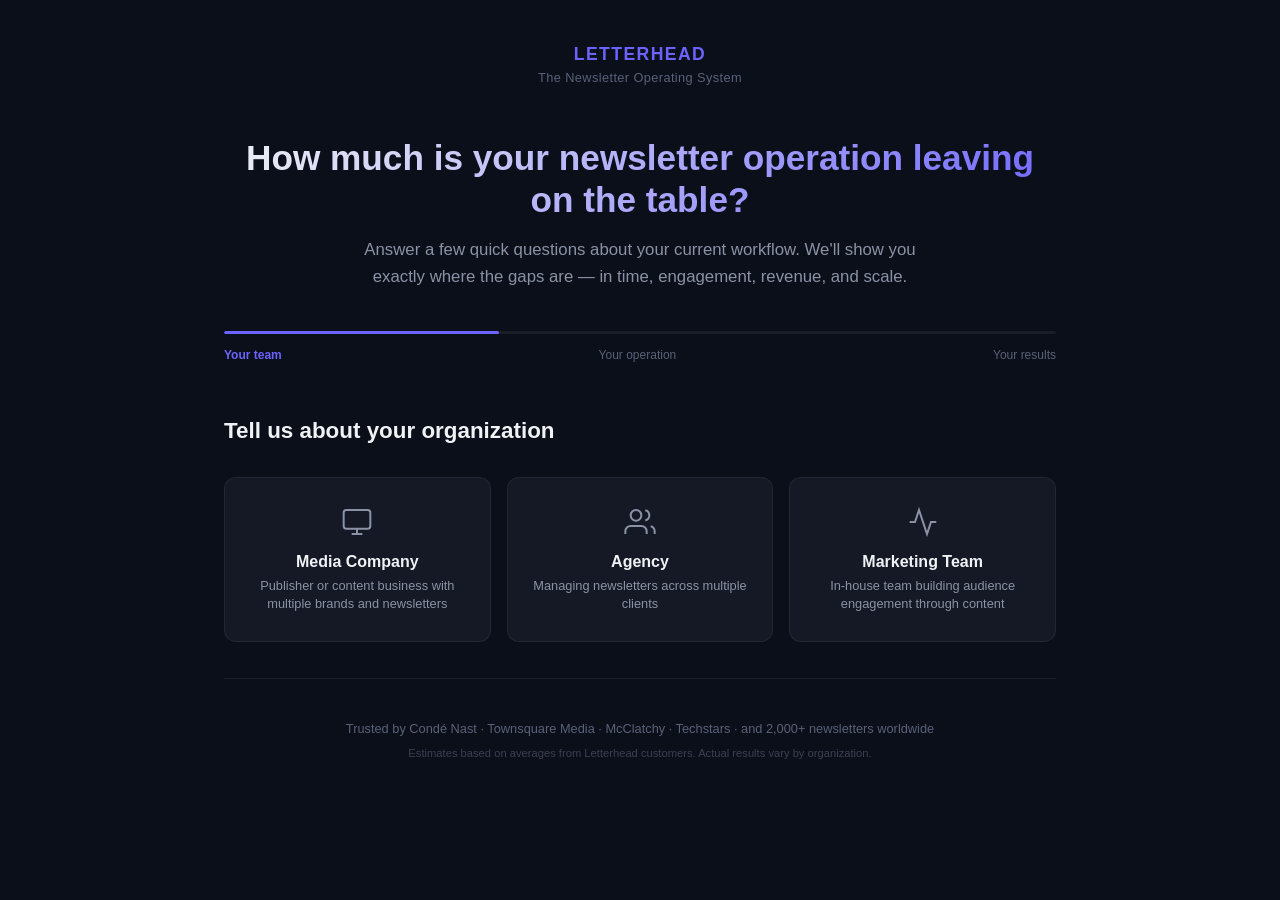
<file: calculator/index.html>
<!DOCTYPE html>
<html lang="en">
<head>
  <meta charset="UTF-8">
  <meta name="viewport" content="width=device-width, initial-scale=1.0">
  <title>Newsletter Operations Gap Calculator | Letterhead</title>
  <link rel="stylesheet" href="calculator.css">
</head>
<body>
  <div class="calculator-app">

    <!-- Header -->
    <header class="calc-header">
      <div class="logo">Letterhead</div>
      <p class="tagline">The Newsletter Operating System</p>
    </header>

    <!-- Hero -->
    <section class="hero">
      <h1>How much is your newsletter operation leaving on the table?</h1>
      <p class="hero-sub">Answer a few quick questions about your current workflow. We'll show you exactly where the gaps are &mdash; in time, engagement, revenue, and scale.</p>
    </section>

    <!-- Progress Bar -->
    <div class="progress-bar">
      <div class="progress-track">
        <div class="progress-fill" id="progressFill"></div>
      </div>
      <div class="progress-steps">
        <span class="step active" data-step="1">Your team</span>
        <span class="step" data-step="2">Your operation</span>
        <span class="step" data-step="3">Your results</span>
      </div>
    </div>

    <!-- Step 1: ICP Selection + Base Inputs -->
    <section class="calc-step active" id="step1">
      <h2>Tell us about your organization</h2>

      <div class="icp-selector">
        <button class="icp-card" data-icp="media">
          <div class="icp-icon">
            <svg width="32" height="32" viewBox="0 0 24 24" fill="none" stroke="currentColor" stroke-width="1.5"><rect x="2" y="3" width="20" height="14" rx="2"/><line x1="8" y1="21" x2="16" y2="21"/><line x1="12" y1="17" x2="12" y2="21"/></svg>
          </div>
          <h3>Media Company</h3>
          <p>Publisher or content business with multiple brands and newsletters</p>
        </button>
        <button class="icp-card" data-icp="agency">
          <div class="icp-icon">
            <svg width="32" height="32" viewBox="0 0 24 24" fill="none" stroke="currentColor" stroke-width="1.5"><path d="M17 21v-2a4 4 0 0 0-4-4H5a4 4 0 0 0-4 4v2"/><circle cx="9" cy="7" r="4"/><path d="M23 21v-2a4 4 0 0 0-3-3.87"/><path d="M16 3.13a4 4 0 0 1 0 7.75"/></svg>
          </div>
          <h3>Agency</h3>
          <p>Managing newsletters across multiple clients</p>
        </button>
        <button class="icp-card" data-icp="marketer">
          <div class="icp-icon">
            <svg width="32" height="32" viewBox="0 0 24 24" fill="none" stroke="currentColor" stroke-width="1.5"><path d="M22 12h-4l-3 9L9 3l-3 9H2"/></svg>
          </div>
          <h3>Marketing Team</h3>
          <p>In-house team building audience engagement through content</p>
        </button>
      </div>

      <div class="base-inputs hidden" id="baseInputs">
        <div class="input-group">
          <label for="numNewsletters">
            How many newsletters do you manage?
            <span class="input-hint" id="numNewslettersHint">across all brands</span>
          </label>
          <div class="slider-row">
            <input type="range" id="numNewsletters" min="1" max="200" value="10" class="calc-slider">
            <span class="slider-value" id="numNewslettersVal">10</span>
          </div>
        </div>

        <div class="input-group" id="numClientsGroup" style="display:none;">
          <label for="numClients">How many clients do you manage newsletters for?</label>
          <div class="slider-row">
            <input type="range" id="numClients" min="1" max="50" value="5" class="calc-slider">
            <span class="slider-value" id="numClientsVal">5</span>
          </div>
        </div>

        <div class="input-group">
          <label for="editionsPerWeek">Average editions per newsletter per week</label>
          <div class="slider-row">
            <input type="range" id="editionsPerWeek" min="1" max="14" value="3" step="1" class="calc-slider">
            <span class="slider-value" id="editionsPerWeekVal">3</span>
          </div>
        </div>

        <div class="input-group">
          <label for="hoursPerEdition">Hours your team spends producing each edition</label>
          <div class="slider-row">
            <input type="range" id="hoursPerEdition" min="0.5" max="8" value="2" step="0.5" class="calc-slider">
            <span class="slider-value" id="hoursPerEditionVal">2 hrs</span>
          </div>
        </div>

        <div class="input-group">
          <label for="teamSize">People involved in newsletter production</label>
          <div class="slider-row">
            <input type="range" id="teamSize" min="1" max="30" value="3" class="calc-slider">
            <span class="slider-value" id="teamSizeVal">3</span>
          </div>
        </div>

        <button class="btn-next" id="toStep2">
          Next: Your performance
          <svg width="16" height="16" viewBox="0 0 24 24" fill="none" stroke="currentColor" stroke-width="2"><path d="M5 12h14M12 5l7 7-7 7"/></svg>
        </button>
      </div>
    </section>

    <!-- Step 2: Performance & Revenue Inputs -->
    <section class="calc-step" id="step2">
      <h2>Your current performance</h2>

      <div class="input-group">
        <label for="avgListSize">Average subscribers per newsletter</label>
        <div class="slider-row">
          <input type="range" id="avgListSize" min="1000" max="500000" value="25000" step="1000" class="calc-slider">
          <span class="slider-value" id="avgListSizeVal">25,000</span>
        </div>
      </div>

      <div class="input-group">
        <label for="currentOpenRate">Current average open rate (%)</label>
        <div class="slider-row">
          <input type="range" id="currentOpenRate" min="5" max="60" value="21" step="1" class="calc-slider">
          <span class="slider-value" id="currentOpenRateVal">21%</span>
        </div>
      </div>

      <!-- Media-specific: Ad revenue inputs -->
      <div id="revenueInputs" class="hidden">
        <div class="section-label">Newsletter advertising</div>
        <div class="input-group">
          <label for="adSlotsPerEdition">Ad/promo slots per edition</label>
          <div class="slider-row">
            <input type="range" id="adSlotsPerEdition" min="0" max="10" value="2" step="1" class="calc-slider">
            <span class="slider-value" id="adSlotsPerEditionVal">2</span>
          </div>
        </div>
        <div class="input-group">
          <label for="currentCPM">Current effective CPM ($)</label>
          <div class="slider-row">
            <input type="range" id="currentCPM" min="5" max="80" value="25" step="1" class="calc-slider">
            <span class="slider-value" id="currentCPMVal">$25</span>
          </div>
        </div>
        <div class="input-group">
          <label for="fillRate">Current ad fill rate (%)</label>
          <div class="slider-row">
            <input type="range" id="fillRate" min="10" max="100" value="60" step="5" class="calc-slider">
            <span class="slider-value" id="fillRateVal">60%</span>
          </div>
        </div>
      </div>

      <div class="step-nav">
        <button class="btn-back" id="backToStep1">
          <svg width="16" height="16" viewBox="0 0 24 24" fill="none" stroke="currentColor" stroke-width="2"><path d="M19 12H5M12 19l-7-7 7-7"/></svg>
          Back
        </button>
        <button class="btn-next" id="toStep3">
          Show me the gap
          <svg width="16" height="16" viewBox="0 0 24 24" fill="none" stroke="currentColor" stroke-width="2"><path d="M5 12h14M12 5l7 7-7 7"/></svg>
        </button>
      </div>
    </section>

    <!-- Step 3: Results Dashboard -->
    <section class="calc-step" id="step3">
      <div class="results-header">
        <h2>Your Newsletter Operations Gap</h2>
        <p class="results-sub" id="resultsSub"></p>
      </div>

      <!-- Total Value Hero -->
      <div class="total-value-card">
        <div class="total-label">Total annual opportunity</div>
        <div class="total-number" id="totalValue">$0</div>
        <div class="total-breakdown" id="totalBreakdown"></div>
      </div>

      <!-- Result Cards Grid -->
      <div class="results-grid">

        <!-- Card 1: Production Time -->
        <div class="result-card" id="cardProduction">
          <div class="card-icon production">
            <svg width="24" height="24" viewBox="0 0 24 24" fill="none" stroke="currentColor" stroke-width="1.5"><circle cx="12" cy="12" r="10"/><polyline points="12 6 12 12 16 14"/></svg>
          </div>
          <div class="card-title">Production Time Saved</div>
          <div class="card-metric" id="timeSaved">0 hrs/year</div>
          <div class="card-detail" id="timeDetail"></div>
          <div class="card-how">
            <span class="how-label">How:</span> Letterhead's template builder + AI-powered content assembly + automated governance
          </div>
          <div class="card-bar-wrap">
            <div class="card-bar">
              <div class="bar-current" id="barTimeCurrent"></div>
              <div class="bar-saved" id="barTimeSaved"></div>
            </div>
            <div class="bar-labels">
              <span>Current</span>
              <span>With Letterhead</span>
            </div>
          </div>
        </div>

        <!-- Card 2: Engagement Uplift -->
        <div class="result-card" id="cardEngagement">
          <div class="card-icon engagement">
            <svg width="24" height="24" viewBox="0 0 24 24" fill="none" stroke="currentColor" stroke-width="1.5"><path d="M22 12h-4l-3 9L9 3l-3 9H2"/></svg>
          </div>
          <div class="card-title">Engagement Uplift</div>
          <div class="card-metric" id="engagementLift">+0% open rate</div>
          <div class="card-detail" id="engagementDetail"></div>
          <div class="card-how">
            <span class="how-label">How:</span> AI-optimized subject lines, content selection, send timing, and cross-portfolio intelligence
          </div>
          <div class="card-bar-wrap">
            <div class="card-bar">
              <div class="bar-current" id="barEngCurrent"></div>
              <div class="bar-saved" id="barEngNew"></div>
            </div>
            <div class="bar-labels">
              <span id="engBarLabelOld">21% opens</span>
              <span id="engBarLabelNew">27% opens</span>
            </div>
          </div>
        </div>

        <!-- Card 3: Scaling Capacity -->
        <div class="result-card" id="cardScaling">
          <div class="card-icon scaling">
            <svg width="24" height="24" viewBox="0 0 24 24" fill="none" stroke="currentColor" stroke-width="1.5"><rect x="2" y="7" width="6" height="14" rx="1"/><rect x="9" y="4" width="6" height="17" rx="1"/><rect x="16" y="1" width="6" height="20" rx="1"/></svg>
          </div>
          <div class="card-title">Scaling Capacity Unlocked</div>
          <div class="card-metric" id="scalingMetric">+0 newsletters</div>
          <div class="card-detail" id="scalingDetail"></div>
          <div class="card-how">
            <span class="how-label">How:</span> Portfolio governance, agentic production, automated recurring editions, drag-and-drop templates
          </div>
        </div>

        <!-- Card 4: Ad Revenue (media/agency only) -->
        <div class="result-card" id="cardRevenue" style="display:none;">
          <div class="card-icon revenue">
            <svg width="24" height="24" viewBox="0 0 24 24" fill="none" stroke="currentColor" stroke-width="1.5"><line x1="12" y1="1" x2="12" y2="23"/><path d="M17 5H9.5a3.5 3.5 0 0 0 0 7h5a3.5 3.5 0 0 1 0 7H6"/></svg>
          </div>
          <div class="card-title">Ad Revenue Gap</div>
          <div class="card-metric" id="revenueMetric">$0/year</div>
          <div class="card-detail" id="revenueDetail"></div>
          <div class="card-how">
            <span class="how-label">How:</span> Standardized placements, automated fulfillment, sponsor-ready reports in seconds, CPM optimization
          </div>
          <div class="card-bar-wrap">
            <div class="card-bar">
              <div class="bar-current" id="barRevCurrent"></div>
              <div class="bar-saved" id="barRevNew"></div>
            </div>
            <div class="bar-labels">
              <span id="revBarLabelOld">Current</span>
              <span id="revBarLabelNew">Optimized</span>
            </div>
          </div>
        </div>

        <!-- Card 5: Compounding Intelligence -->
        <div class="result-card compound-card" id="cardCompound">
          <div class="card-icon compound">
            <svg width="24" height="24" viewBox="0 0 24 24" fill="none" stroke="currentColor" stroke-width="1.5"><circle cx="12" cy="12" r="3"/><path d="M12 1v4M12 19v4M4.22 4.22l2.83 2.83M16.95 16.95l2.83 2.83M1 12h4M19 12h4M4.22 19.78l2.83-2.83M16.95 7.05l2.83-2.83"/></svg>
          </div>
          <div class="card-title">The Compounding Effect</div>
          <div class="card-detail compound-text" id="compoundDetail">
            Every send makes Letterhead smarter. Across your portfolio, the platform learns which subject lines win, which content drives clicks, which audiences convert. That intelligence compounds &mdash; your 12-month results will be dramatically better than month one.
          </div>
          <div class="compound-stats">
            <div class="compound-stat">
              <div class="compound-stat-num" id="compoundSends">0</div>
              <div class="compound-stat-label">sends/year generating intelligence</div>
            </div>
            <div class="compound-stat">
              <div class="compound-stat-num" id="compoundDataPoints">0</div>
              <div class="compound-stat-label">data points fueling optimization</div>
            </div>
          </div>
        </div>
      </div>

      <!-- Social proof -->
      <div class="social-proof">
        <div class="proof-quote">
          &ldquo;We've never seen open rates this high before in the history of our sending.&rdquo;
        </div>
        <div class="proof-source">
          <strong>Jon Reynolds</strong>, President, Townsquare Commerce
          <span class="proof-stat">600+ newsletters &middot; 32% open rates &middot; 75% less production time</span>
        </div>
      </div>

      <!-- CTA -->
      <div class="results-cta">
        <h3>Ready to close the gap?</h3>
        <p>See how teams like yours are achieving these results on Letterhead.</p>
        <div class="cta-buttons">
          <a href="#" class="btn-primary" id="ctaDemo">Book a 20-minute demo</a>
          <button class="btn-secondary" id="ctaEmail">Email me these results</button>
        </div>
      </div>

      <!-- Email capture modal -->
      <div class="email-modal hidden" id="emailModal">
        <div class="modal-content">
          <button class="modal-close" id="modalClose">&times;</button>
          <h3>Get your personalized gap analysis</h3>
          <p>We'll send you a summary of your results plus relevant case studies.</p>
          <form id="emailForm">
            <input type="text" placeholder="Your name" required id="emailName">
            <input type="email" placeholder="Work email" required id="emailAddr">
            <input type="text" placeholder="Company" required id="emailCompany">
            <button type="submit" class="btn-primary">Send my results</button>
          </form>
        </div>
      </div>

      <div class="step-nav">
        <button class="btn-back" id="backToStep2">
          <svg width="16" height="16" viewBox="0 0 24 24" fill="none" stroke="currentColor" stroke-width="2"><path d="M19 12H5M12 19l-7-7 7-7"/></svg>
          Adjust inputs
        </button>
      </div>
    </section>

    <!-- Footer -->
    <footer class="calc-footer">
      <p>Trusted by Cond&eacute; Nast &middot; Townsquare Media &middot; McClatchy &middot; Techstars &middot; and 2,000+ newsletters worldwide</p>
      <p class="disclaimer">Estimates based on averages from Letterhead customers. Actual results vary by organization.</p>
    </footer>

  </div>

  <script src="calculator.js"></script>
</body>
</html>
</file>
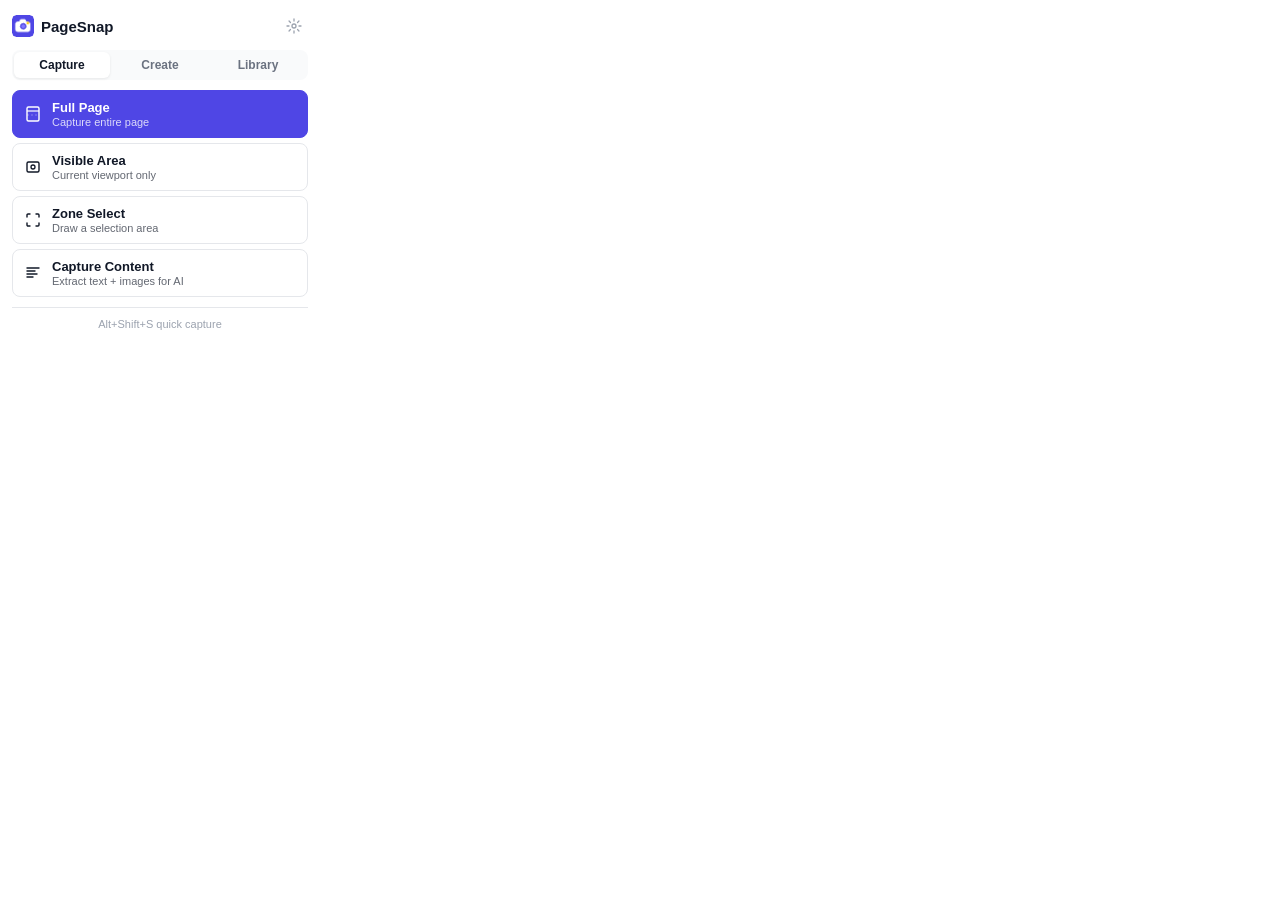
<file: popup.html>
<!DOCTYPE html>
<html lang="en">
<head>
  <meta charset="UTF-8">
  <meta name="viewport" content="width=device-width, initial-scale=1.0">
  <title>PageSnap</title>
  <link rel="stylesheet" href="popup.css">
</head>
<body>
  <div id="app">
    <header class="header">
      <div class="logo">
        <img src="icons/icon48.png" alt="PageSnap" width="22" height="22">
        <h1>PageSnap</h1>
      </div>
      <button class="icon-btn" id="settingsBtn" title="Settings">
        <svg width="16" height="16" viewBox="0 0 16 16" fill="none">
          <circle cx="8" cy="8" r="2" stroke="currentColor" stroke-width="1.3"/>
          <path d="M8 1v2M8 13v2M1 8h2M13 8h2M3.05 3.05l1.41 1.41M11.54 11.54l1.41 1.41M3.05 12.95l1.41-1.41M11.54 4.46l1.41-1.41" stroke="currentColor" stroke-width="1.3" stroke-linecap="round"/>
        </svg>
      </button>
    </header>

    <!-- Tab Selector -->
    <div class="tabs">
      <button class="tab active" data-tab="capture">Capture</button>
      <button class="tab" data-tab="create">Create</button>
      <button class="tab" data-tab="library">Library</button>
    </div>

    <!-- Capture Tab -->
    <section class="tab-content active" id="captureTab">
      <div class="capture-modes">
        <button class="capture-btn primary" data-mode="fullpage">
          <svg width="18" height="18" viewBox="0 0 18 18" fill="none">
            <rect x="3" y="2" width="12" height="14" rx="1.5" stroke="currentColor" stroke-width="1.4"/>
            <line x1="3" y1="6" x2="15" y2="6" stroke="currentColor" stroke-width="1.2"/>
            <line x1="3" y1="10" x2="15" y2="10" stroke="currentColor" stroke-width="0.8" stroke-dasharray="2 2" opacity="0.4"/>
          </svg>
          <div class="btn-text">
            <span class="btn-title">Full Page</span>
            <span class="btn-desc">Capture entire page</span>
          </div>
        </button>

        <button class="capture-btn" data-mode="visible">
          <svg width="18" height="18" viewBox="0 0 18 18" fill="none">
            <rect x="3" y="4" width="12" height="10" rx="1.5" stroke="currentColor" stroke-width="1.4"/>
            <circle cx="9" cy="9" r="2" stroke="currentColor" stroke-width="1.3"/>
          </svg>
          <div class="btn-text">
            <span class="btn-title">Visible Area</span>
            <span class="btn-desc">Current viewport only</span>
          </div>
        </button>

        <button class="capture-btn" data-mode="zone">
          <svg width="18" height="18" viewBox="0 0 18 18" fill="none">
            <path d="M3 6V4a1 1 0 011-1h2M12 3h2a1 1 0 011 1v2M15 12v2a1 1 0 01-1 1h-2M6 15H4a1 1 0 01-1-1v-2" stroke="currentColor" stroke-width="1.4" stroke-linecap="round"/>
          </svg>
          <div class="btn-text">
            <span class="btn-title">Zone Select</span>
            <span class="btn-desc">Draw a selection area</span>
          </div>
        </button>

        <button class="capture-btn" data-mode="content">
          <svg width="18" height="18" viewBox="0 0 18 18" fill="none">
            <path d="M3 4h12M3 7h8M3 10h10M3 13h6" stroke="currentColor" stroke-width="1.4" stroke-linecap="round"/>
          </svg>
          <div class="btn-text">
            <span class="btn-title">Capture Content</span>
            <span class="btn-desc">Extract text + images for AI</span>
          </div>
        </button>

        <button class="capture-btn youtube-btn" data-mode="youtube" id="youtubeBtn" style="display:none">
          <svg width="18" height="18" viewBox="0 0 18 18" fill="none">
            <rect x="2" y="4" width="14" height="10" rx="2" stroke="currentColor" stroke-width="1.3"/>
            <path d="M7.5 7v4l3.5-2-3.5-2z" fill="currentColor"/>
          </svg>
          <div class="btn-text">
            <span class="btn-title">Video Clip</span>
            <span class="btn-desc">YouTube transcript + thumbnails</span>
          </div>
        </button>
      </div>
    </section>

    <!-- Create Tab (AI Output Modes) -->
    <section class="tab-content" id="createTab">
      <p class="tab-intro">Extract + generate in one click.</p>
      <div class="create-modes">
        <button class="create-btn" data-output="quickquote">
          <span class="create-icon">💬</span>
          <div class="btn-text">
            <span class="btn-title">Quick Quote</span>
            <span class="btn-desc">Punchy tweet / X post</span>
          </div>
        </button>

        <button class="create-btn" data-output="hottake">
          <span class="create-icon">🔥</span>
          <div class="btn-text">
            <span class="btn-title">Hot Take</span>
            <span class="btn-desc">Spicy contrarian angle</span>
          </div>
        </button>

        <button class="create-btn" data-output="linkedin">
          <span class="create-icon">💼</span>
          <div class="btn-text">
            <span class="btn-title">LinkedIn Post</span>
            <span class="btn-desc">Real thought leadership</span>
          </div>
        </button>

        <button class="create-btn" data-output="thread">
          <span class="create-icon">🧵</span>
          <div class="btn-text">
            <span class="btn-title">Thread Builder</span>
            <span class="btn-desc">Twitter/X thread</span>
          </div>
        </button>

        <button class="create-btn" data-output="summary">
          <span class="create-icon">📋</span>
          <div class="btn-text">
            <span class="btn-title">Summary</span>
            <span class="btn-desc">Key points at a glance</span>
          </div>
        </button>

        <button class="create-btn" data-output="tldr">
          <span class="create-icon">⚡</span>
          <div class="btn-text">
            <span class="btn-title">TL;DR</span>
            <span class="btn-desc">2-3 sentences, max</span>
          </div>
        </button>

        <button class="create-btn" data-output="bulletbrief">
          <span class="create-icon">📌</span>
          <div class="btn-text">
            <span class="btn-title">Bullet Brief</span>
            <span class="btn-desc">Just the facts</span>
          </div>
        </button>

        <button class="create-btn" data-output="newsletter">
          <span class="create-icon">📧</span>
          <div class="btn-text">
            <span class="btn-title">Newsletter</span>
            <span class="btn-desc">Editorial blurb</span>
          </div>
        </button>

        <button class="create-btn" data-output="blogseed">
          <span class="create-icon">📝</span>
          <div class="btn-text">
            <span class="btn-title">Blog Seed</span>
            <span class="btn-desc">Blog ideas + outline</span>
          </div>
        </button>

        <button class="create-btn" data-output="rewrite">
          <span class="create-icon">🔄</span>
          <div class="btn-text">
            <span class="btn-title">Rewrite</span>
            <span class="btn-desc">Remix in new voice</span>
          </div>
        </button>

        <button class="create-btn" data-output="llmextract">
          <span class="create-icon">🤖</span>
          <div class="btn-text">
            <span class="btn-title">LLM Extract</span>
            <span class="btn-desc">Clean markdown for AI</span>
          </div>
        </button>

        <button class="create-btn" data-output="graphic">
          <span class="create-icon">🎨</span>
          <div class="btn-text">
            <span class="btn-title">Social Graphic</span>
            <span class="btn-desc">Shareable quote card</span>
          </div>
        </button>
      </div>
    </section>

    <!-- Library Tab (Swipe File) -->
    <section class="tab-content" id="libraryTab">
      <div class="library-header">
        <input type="text" class="search-input" id="librarySearch" placeholder="Search your library...">
      </div>
      <div class="library-filters" id="libraryFilters">
        <button class="filter-btn active" data-filter="all">All</button>
        <button class="filter-btn" data-filter="favorites">Favorites</button>
      </div>
      <div class="library-list" id="libraryList">
        <div class="empty-state">
          <p>No captures yet.</p>
          <p class="muted">Captured content will appear here.</p>
        </div>
      </div>
    </section>

    <footer class="footer">
      <span class="shortcut-hint">Alt+Shift+S quick capture</span>
    </footer>
  </div>

  <script src="popup.js"></script>
</body>
</html>
</file>
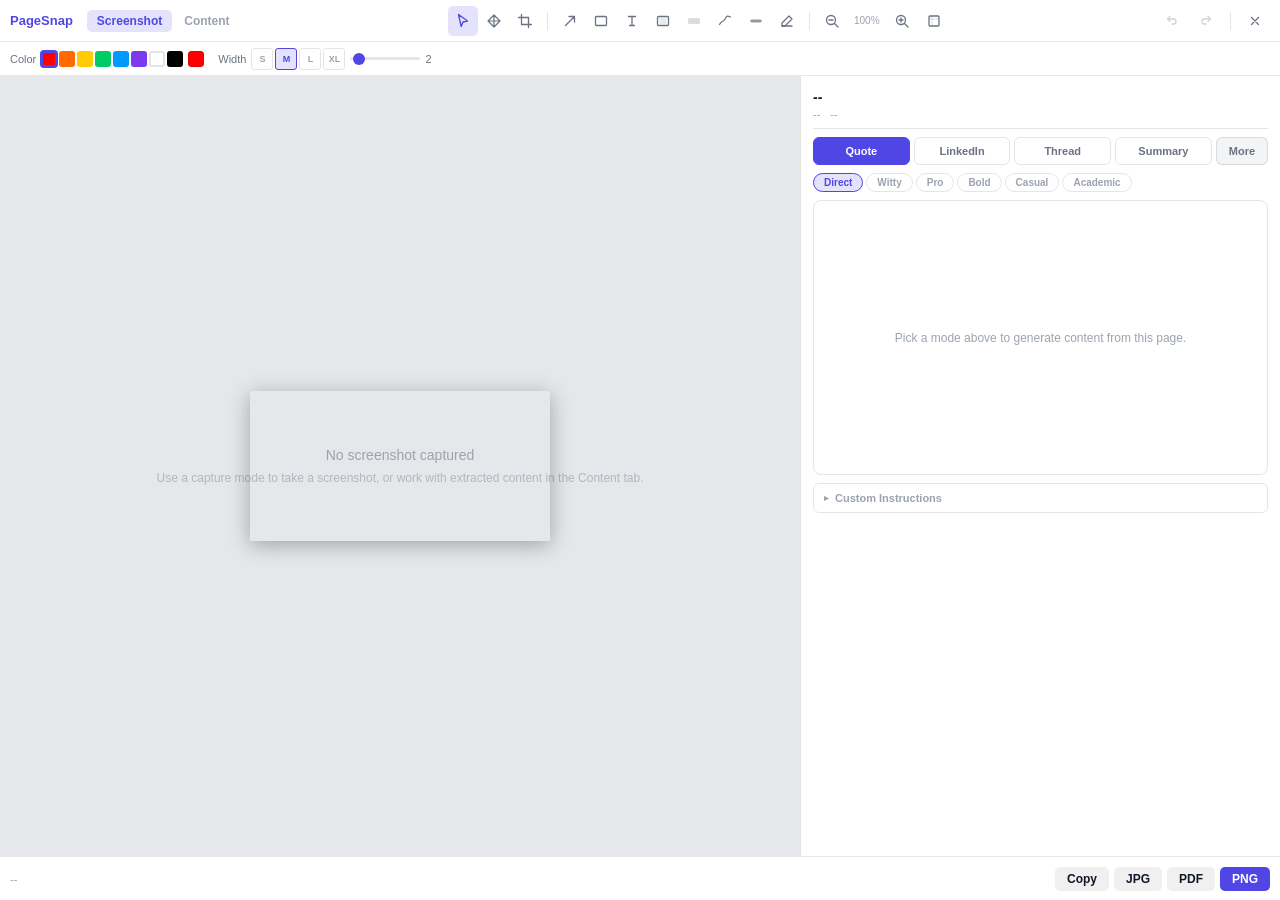
<file: editor/editor.html>
<!DOCTYPE html>
<html lang="en">
<head>
  <meta charset="UTF-8">
  <meta name="viewport" content="width=device-width, initial-scale=1.0">
  <title>PageSnap Editor</title>
  <link rel="stylesheet" href="editor.css">
</head>
<body>
  <div id="editor-app">
    <!-- Top toolbar -->
    <div class="editor-toolbar">
      <div class="toolbar-left">
        <span class="toolbar-title">PageSnap</span>
        <div class="toolbar-tabs">
          <button class="toolbar-tab active" data-panel="screenshot" id="screenshotTab">Screenshot</button>
          <button class="toolbar-tab" data-panel="content" id="contentTab">Content</button>
          <button class="toolbar-tab" data-panel="video" id="videoTab" style="display:none">Video</button>
        </div>
      </div>
      <div class="toolbar-center" id="annotationTools">
        <div class="tool-group">
          <button class="tool-btn active" data-tool="select" title="Select (V)">
            <svg width="16" height="16" viewBox="0 0 16 16" fill="none"><path d="M3.5 1.5l9 6.5-4.5 1-1.8 4.5L3.5 1.5z" stroke="currentColor" stroke-width="1.3" stroke-linejoin="round"/></svg>
          </button>
          <button class="tool-btn" data-tool="pan" title="Pan (P)">
            <svg width="16" height="16" viewBox="0 0 16 16" fill="none"><path d="M8 2v12M2 8h12M5 5L8 2l3 3M5 11l3 3 3-3M2 8l3-3M2 8l3 3M14 8l-3-3M14 8l-3 3" stroke="currentColor" stroke-width="1.2" stroke-linecap="round" stroke-linejoin="round"/></svg>
          </button>
          <button class="tool-btn" data-tool="crop" title="Crop (C)">
            <svg width="16" height="16" viewBox="0 0 16 16" fill="none"><path d="M4.5 1.5v10h10M1.5 4.5h10v10" stroke="currentColor" stroke-width="1.3" stroke-linecap="round"/></svg>
          </button>
        </div>
        <div class="tool-divider"></div>
        <div class="tool-group">
          <button class="tool-btn" data-tool="arrow" title="Arrow (A)">
            <svg width="16" height="16" viewBox="0 0 16 16" fill="none"><path d="M3.5 12.5L12.5 3.5M12.5 3.5H7M12.5 3.5v5.5" stroke="currentColor" stroke-width="1.3" stroke-linecap="round" stroke-linejoin="round"/></svg>
          </button>
          <button class="tool-btn" data-tool="rectangle" title="Rectangle (R)">
            <svg width="16" height="16" viewBox="0 0 16 16" fill="none"><rect x="2.5" y="3.5" width="11" height="9" rx="1" stroke="currentColor" stroke-width="1.3"/></svg>
          </button>
          <button class="tool-btn" data-tool="text" title="Text (T)">
            <svg width="16" height="16" viewBox="0 0 16 16" fill="none"><path d="M4.5 3.5h7M8 3.5v9M5.5 12.5h5" stroke="currentColor" stroke-width="1.3" stroke-linecap="round"/></svg>
          </button>
          <button class="tool-btn" data-tool="blur" title="Blur (B)">
            <svg width="16" height="16" viewBox="0 0 16 16" fill="none"><rect x="2.5" y="3.5" width="11" height="9" rx="1" stroke="currentColor" stroke-width="1.3"/><line x1="4.5" y1="6" x2="11.5" y2="6" stroke="currentColor" stroke-width="0.8" opacity="0.4"/><line x1="4.5" y1="8" x2="11.5" y2="8" stroke="currentColor" stroke-width="0.8" opacity="0.4"/><line x1="4.5" y1="10" x2="11.5" y2="10" stroke="currentColor" stroke-width="0.8" opacity="0.4"/></svg>
          </button>
          <button class="tool-btn" data-tool="highlight" title="Highlight (H)">
            <svg width="16" height="16" viewBox="0 0 16 16" fill="none"><rect x="2.5" y="5.5" width="11" height="5" rx="0.5" fill="currentColor" opacity="0.25" stroke="currentColor" stroke-width="0.8"/></svg>
          </button>
          <button class="tool-btn" data-tool="freehand" title="Draw (D)">
            <svg width="16" height="16" viewBox="0 0 16 16" fill="none"><path d="M2.5 11.5c2-4 3.5-2 5.5-5.5s2-3.5 5.5-2" stroke="currentColor" stroke-width="1.3" stroke-linecap="round"/></svg>
          </button>
          <button class="tool-btn" data-tool="marker" title="Marker (M)">
            <svg width="16" height="16" viewBox="0 0 16 16" fill="none"><rect x="3" y="6" width="10" height="4" rx="1" fill="currentColor" opacity="0.35"/><path d="M3 8h10" stroke="currentColor" stroke-width="2" stroke-linecap="round" opacity="0.6"/></svg>
          </button>
          <button class="tool-btn" data-tool="eraser" title="Eraser (E)">
            <svg width="16" height="16" viewBox="0 0 16 16" fill="none"><path d="M10 3l3 3-7 7H3v-3l7-7z" stroke="currentColor" stroke-width="1.3" stroke-linejoin="round"/><path d="M3 13h10" stroke="currentColor" stroke-width="1.3" stroke-linecap="round"/></svg>
          </button>
        </div>
        <div class="tool-divider"></div>
        <!-- Zoom controls -->
        <div class="tool-group zoom-controls">
          <button class="tool-btn" id="zoomOut" title="Zoom Out (Ctrl+-)">
            <svg width="16" height="16" viewBox="0 0 16 16" fill="none"><circle cx="7" cy="7" r="4.5" stroke="currentColor" stroke-width="1.3"/><path d="M5 7h4M10.5 10.5L14 14" stroke="currentColor" stroke-width="1.3" stroke-linecap="round"/></svg>
          </button>
          <span class="zoom-level" id="zoomLevel" title="Click to reset">100%</span>
          <button class="tool-btn" id="zoomIn" title="Zoom In (Ctrl++)">
            <svg width="16" height="16" viewBox="0 0 16 16" fill="none"><circle cx="7" cy="7" r="4.5" stroke="currentColor" stroke-width="1.3"/><path d="M5 7h4M7 5v4M10.5 10.5L14 14" stroke="currentColor" stroke-width="1.3" stroke-linecap="round"/></svg>
          </button>
          <button class="tool-btn" id="zoomFit" title="Fit to View (Ctrl+0)">
            <svg width="16" height="16" viewBox="0 0 16 16" fill="none"><rect x="3" y="3" width="10" height="10" rx="1" stroke="currentColor" stroke-width="1.3"/><path d="M6 3v10M3 6h10" stroke="currentColor" stroke-width="0.8" opacity="0.3"/></svg>
          </button>
        </div>
      </div>
      <div class="toolbar-right">
        <button class="action-btn" id="undoBtn" title="Undo (Ctrl+Z)" disabled>
          <svg width="14" height="14" viewBox="0 0 14 14" fill="none"><path d="M2.5 5h6a2.5 2.5 0 110 5H7" stroke="currentColor" stroke-width="1.3" stroke-linecap="round"/><path d="M5 2.5L2.5 5 5 7.5" stroke="currentColor" stroke-width="1.3" stroke-linecap="round" stroke-linejoin="round"/></svg>
        </button>
        <button class="action-btn" id="redoBtn" title="Redo (Ctrl+Shift+Z)" disabled>
          <svg width="14" height="14" viewBox="0 0 14 14" fill="none"><path d="M11.5 5h-6a2.5 2.5 0 100 5H7" stroke="currentColor" stroke-width="1.3" stroke-linecap="round"/><path d="M9 2.5L11.5 5 9 7.5" stroke="currentColor" stroke-width="1.3" stroke-linecap="round" stroke-linejoin="round"/></svg>
        </button>
        <div class="tool-divider"></div>
        <button class="action-btn close-btn" id="closeBtn" title="Close (Esc)">
          <svg width="14" height="14" viewBox="0 0 14 14" fill="none"><path d="M3.5 3.5l7 7M10.5 3.5l-7 7" stroke="currentColor" stroke-width="1.3" stroke-linecap="round"/></svg>
        </button>
      </div>
    </div>

    <!-- Tool options bar -->
    <div class="tool-options" id="toolOptions">
      <div class="option-group" id="colorPicker">
        <label>Color</label>
        <div class="color-swatches">
          <button class="color-swatch active" data-color="#FF0000" style="background:#FF0000"></button>
          <button class="color-swatch" data-color="#FF6B00" style="background:#FF6B00"></button>
          <button class="color-swatch" data-color="#FFCC00" style="background:#FFCC00"></button>
          <button class="color-swatch" data-color="#00CC66" style="background:#00CC66"></button>
          <button class="color-swatch" data-color="#0099FF" style="background:#0099FF"></button>
          <button class="color-swatch" data-color="#7C3AED" style="background:#7C3AED"></button>
          <button class="color-swatch" data-color="#FFFFFF" style="background:#FFFFFF"></button>
          <button class="color-swatch" data-color="#000000" style="background:#000000"></button>
        </div>
        <input type="color" id="customColor" class="custom-color" value="#FF0000">
      </div>
      <div class="option-group" id="lineWidthGroup">
        <label>Width</label>
        <div class="width-presets">
          <button class="width-preset" data-width="1" title="Thin">S</button>
          <button class="width-preset active" data-width="2" title="Medium">M</button>
          <button class="width-preset" data-width="4" title="Thick">L</button>
          <button class="width-preset" data-width="8" title="Extra Thick">XL</button>
        </div>
        <input type="range" id="lineWidth" min="1" max="20" value="2" class="slider">
        <span id="lineWidthValue">2</span>
      </div>
      <div class="option-group" id="fontSizeGroup" style="display:none">
        <label>Size</label>
        <input type="range" id="fontSize" min="12" max="72" value="16" class="slider">
        <span id="fontSizeValue">16</span>
      </div>
      <div class="option-group" id="opacityGroup" style="display:none">
        <label>Opacity</label>
        <input type="range" id="opacitySlider" min="10" max="100" value="40" class="slider">
        <span id="opacityValue">40%</span>
      </div>
    </div>

    <!-- Main content area: split view -->
    <div class="editor-main">
      <!-- Left: Screenshot Canvas -->
      <div class="panel screenshot-panel active" id="screenshotPanel">
        <div class="canvas-container" id="canvasContainer">
          <canvas id="imageCanvas"></canvas>
          <canvas id="annotationCanvas"></canvas>
          <div class="crop-overlay" id="cropOverlay" style="display:none">
            <div class="crop-region" id="cropRegion">
              <div class="crop-handle nw" data-handle="nw"></div>
              <div class="crop-handle ne" data-handle="ne"></div>
              <div class="crop-handle sw" data-handle="sw"></div>
              <div class="crop-handle se" data-handle="se"></div>
            </div>
          </div>
          <div class="no-screenshot" id="noScreenshot">
            <p>No screenshot captured</p>
            <p class="muted">Use a capture mode to take a screenshot, or work with extracted content in the Content tab.</p>
          </div>
        </div>
      </div>

      <!-- Right: Content / AI Output Panel -->
      <div class="panel content-panel" id="contentPanel">
        <div class="content-panel-inner">
          <!-- Compact content header -->
          <div class="content-header" id="contentSummary">
            <h3 id="contentTitle" class="content-title">--</h3>
            <div class="content-meta">
              <span id="contentDomain">--</span>
              <span id="contentWordCount">--</span>
            </div>
          </div>

          <!-- Quick Actions Bar: click = generate immediately -->
          <div class="quick-actions" id="quickActions">
            <button class="quick-action-btn active" data-mode="quickquote" title="Short, punchy quote for X/Twitter (~280 chars)">Quote</button>
            <button class="quick-action-btn" data-mode="linkedin" title="Professional LinkedIn post (~1500 chars)">LinkedIn</button>
            <button class="quick-action-btn" data-mode="thread" title="Multi-part thread with numbered posts">Thread</button>
            <button class="quick-action-btn" data-mode="summary" title="Clean 2-3 paragraph summary">Summary</button>
            <button class="quick-action-btn more-btn" id="moreModesBtn" title="More output modes">More</button>
          </div>

          <!-- Expanded modes (hidden by default) -->
          <div class="more-modes" id="moreModes" style="display:none">
            <div class="more-modes-grid">
              <button class="output-mode-btn" data-mode="hottake" title="Bold, opinionated reaction">Hot Take</button>
              <button class="output-mode-btn" data-mode="tldr" title="One-sentence takeaway">TL;DR</button>
              <button class="output-mode-btn" data-mode="bulletbrief" title="Key points as bullet list">Bullets</button>
              <button class="output-mode-btn" data-mode="newsletter" title="Newsletter-style writeup with intro + sections">Newsletter</button>
              <button class="output-mode-btn" data-mode="blogseed" title="Blog post outline with thesis + sections">Blog Seed</button>
              <button class="output-mode-btn" data-mode="rewrite" title="Clean rewrite preserving key ideas">Rewrite</button>
              <button class="output-mode-btn" data-mode="llmextract" title="Clean markdown for feeding into AI tools">LLM Extract</button>
              <button class="output-mode-btn" data-mode="graphic" title="Social media graphic with quote overlay">Graphic</button>
            </div>
          </div>

          <!-- Voice chips -->
          <div class="voice-chips" id="voiceChips">
            <button class="voice-chip active" data-voice="straight-shooter">Direct</button>
            <button class="voice-chip" data-voice="witty">Witty</button>
            <button class="voice-chip" data-voice="professional">Pro</button>
            <button class="voice-chip" data-voice="provocative">Bold</button>
            <button class="voice-chip" data-voice="casual">Casual</button>
            <button class="voice-chip" data-voice="academic">Academic</button>
          </div>

          <!-- AI Output Display (THE MAIN EVENT) -->
          <div class="output-card" id="outputCard">
            <div class="output-card-header" id="outputCardHeader" style="display:none">
              <span class="output-mode-badge" id="outputModeBadge"></span>
              <div class="char-count" id="charCount">
                <span class="count" id="charCountNum"></span>
                <span id="platformFits"></span>
              </div>
            </div>
            <div class="ai-output" id="aiOutput">
              <div class="ai-output-placeholder">
                <p>Pick a mode above to generate content from this page.</p>
              </div>
            </div>
          </div>

          <!-- Batch Output Display -->
          <div class="batch-output" id="batchOutput" style="display:none"></div>

          <!-- Output actions (prominent when output exists) -->
          <div class="output-actions" id="outputActions" style="display:none">
            <button class="output-action-btn copy-main" id="copyOutput" title="Ctrl+C">Copy</button>
            <button class="output-action-btn" id="copyCloseOutput">Copy & Close</button>
            <button class="output-action-btn" id="remixOutput" title="Generate a fresh angle">Remix</button>
            <button class="output-action-btn" id="saveOutput">Save</button>
          </div>

          <!-- Output history -->
          <div class="output-history" id="outputHistory" style="display:none"></div>

          <!-- Collapsible secondary sections -->
          <div class="secondary-sections">
            <!-- Custom prompt -->
            <details class="collapsible-section">
              <summary class="collapsible-header">Custom Instructions</summary>
              <div class="collapsible-body">
                <input type="text" id="customPrompt" class="custom-prompt" placeholder="E.g., 'Focus on the AI angle' or 'Make it controversial'...">
                <div class="generate-row">
                  <button class="generate-btn" id="generateBtn">Generate</button>
                  <button class="generate-btn secondary remix-btn" id="remixBtn" style="display:none">Remix</button>
                  <button class="generate-btn secondary batch-btn" id="batchBtn" title="Generate 3 formats at once">Batch 3x</button>
                </div>
              </div>
            </details>

            <!-- Quote Sniper -->
            <details class="collapsible-section" id="quoteSniper" style="display:none">
              <summary class="collapsible-header">Quotable Passages</summary>
              <div class="collapsible-body">
                <div class="quote-suggestions" id="quoteSuggestions"></div>
              </div>
            </details>

            <!-- Source content -->
            <details class="collapsible-section" id="sourceContent" style="display:none">
              <summary class="collapsible-header">Source Text</summary>
              <div class="collapsible-body">
                <p class="content-excerpt" id="contentExcerpt"></p>
                <div class="content-full-text-toggle" id="contentFullTextToggle" style="display:none">
                  <button class="toggle-text-btn" id="toggleFullText">Show Full Text</button>
                  <button class="toggle-text-btn" id="copyFullText">Copy Text</button>
                </div>
                <div class="content-full-text" id="contentFullText" style="display:none"></div>
              </div>
            </details>
          </div>

          <!-- Social Graphic Preview (for graphic mode) -->
          <div class="graphic-preview" id="graphicPreview" style="display:none">
            <div class="graphic-options">
              <select id="graphicStyle">
                <option value="modern-dark">Modern Dark</option>
                <option value="modern-light">Modern Light</option>
                <option value="gradient-purple">Purple Gradient</option>
                <option value="gradient-ocean">Ocean Gradient</option>
                <option value="gradient-sunset">Sunset Gradient</option>
                <option value="gradient-forest">Forest Gradient</option>
                <option value="bold-red">Bold Red</option>
                <option value="minimal">Minimal</option>
                <option value="screenshot-overlay">Screenshot Overlay</option>
              </select>
              <select id="graphicRatio">
                <option value="16:9">Landscape 16:9</option>
                <option value="1:1">Square 1:1</option>
                <option value="4:5">Portrait 4:5</option>
                <option value="9:16">Story 9:16</option>
              </select>
            </div>
            <textarea id="graphicQuote" class="graphic-quote-input" placeholder="Enter or edit the quote for your graphic..."></textarea>
            <button class="generate-btn secondary" id="generateGraphic">Generate Graphic</button>
            <div class="graphic-canvas-wrap" id="graphicCanvasWrap"></div>
          </div>
        </div>
      </div>
    </div>

    <!-- Video Panel (YouTube) -->
    <div class="panel video-panel" id="videoPanel" style="display:none">
      <div class="video-panel-inner">
        <!-- Video info header -->
        <div class="video-header" id="videoHeader">
          <div class="video-thumb-wrap" id="videoThumbWrap"></div>
          <div class="video-meta">
            <h3 id="videoTitle">--</h3>
            <span class="video-channel" id="videoChannel">--</span>
          </div>
        </div>

        <!-- Thumbnail tools -->
        <div class="video-section">
          <div class="section-header">Thumbnails</div>
          <div class="thumb-grid" id="thumbGrid"></div>
        </div>

        <!-- Transcript -->
        <div class="video-section">
          <div class="section-header">
            <span>Transcript</span>
            <div class="transcript-actions">
              <button class="small-btn" id="copyTranscript" title="Copy full transcript">Copy All</button>
              <button class="small-btn" id="copyTimestamped" title="Copy with timestamps">Copy + Timestamps</button>
            </div>
          </div>
          <div class="transcript-status" id="transcriptStatus">Loading transcript...</div>
          <div class="transcript-container" id="transcriptContainer" style="display:none">
            <div class="transcript-search">
              <input type="text" id="transcriptSearch" placeholder="Search transcript..." class="custom-prompt">
            </div>
            <div class="transcript-list" id="transcriptList"></div>
          </div>
        </div>

        <!-- Time range clipper -->
        <div class="video-section">
          <div class="section-header">Clip Range</div>
          <div class="clip-range">
            <div class="time-inputs">
              <label>From</label>
              <input type="text" id="clipStart" placeholder="0:00" class="time-input">
              <label>To</label>
              <input type="text" id="clipEnd" placeholder="0:00" class="time-input">
              <button class="small-btn primary" id="clipExtract">Clip</button>
            </div>
            <div class="clip-preview" id="clipPreview" style="display:none">
              <div class="clip-text" id="clipText"></div>
              <div class="clip-actions">
                <button class="small-btn" id="clipCopy">Copy Clip</button>
                <button class="small-btn primary" id="clipToAI">Send to AI</button>
              </div>
            </div>
          </div>
        </div>

        <!-- Quick actions -->
        <div class="video-section">
          <div class="section-header">Quick Create from Video</div>
          <div class="video-quick-actions">
            <button class="video-action-btn" data-mode="quickquote" data-source="video">Quote</button>
            <button class="video-action-btn" data-mode="hottake" data-source="video">Hot Take</button>
            <button class="video-action-btn" data-mode="summary" data-source="video">Summary</button>
            <button class="video-action-btn" data-mode="thread" data-source="video">Thread</button>
            <button class="video-action-btn" data-mode="tldr" data-source="video">TL;DR</button>
            <button class="video-action-btn" data-mode="bulletbrief" data-source="video">Bullets</button>
            <button class="video-action-btn" data-mode="llmextract" data-source="video">LLM Extract</button>
            <button class="video-action-btn" data-mode="newsletter" data-source="video">Newsletter</button>
          </div>
        </div>
      </div>
    </div>

    <!-- Bottom export bar -->
    <div class="export-bar">
      <div class="export-left">
        <span class="image-info" id="imageInfo">--</span>
      </div>
      <div class="export-right">
        <button class="export-btn secondary" id="copyBtn">Copy</button>
        <button class="export-btn secondary" id="jpgBtn">JPG</button>
        <button class="export-btn secondary" id="pdfBtn">PDF</button>
        <button class="export-btn primary" id="pngBtn">PNG</button>
      </div>
    </div>

    <!-- Text input for text annotations -->
    <textarea id="textInput" class="text-input" style="display:none" placeholder="Type..."></textarea>
  </div>

  <script src="../utils/annotations.js"></script>
  <script src="../utils/social-graphics.js"></script>
  <script src="../utils/youtube.js"></script>
  <script src="editor.js"></script>
</body>
</html>
</file>
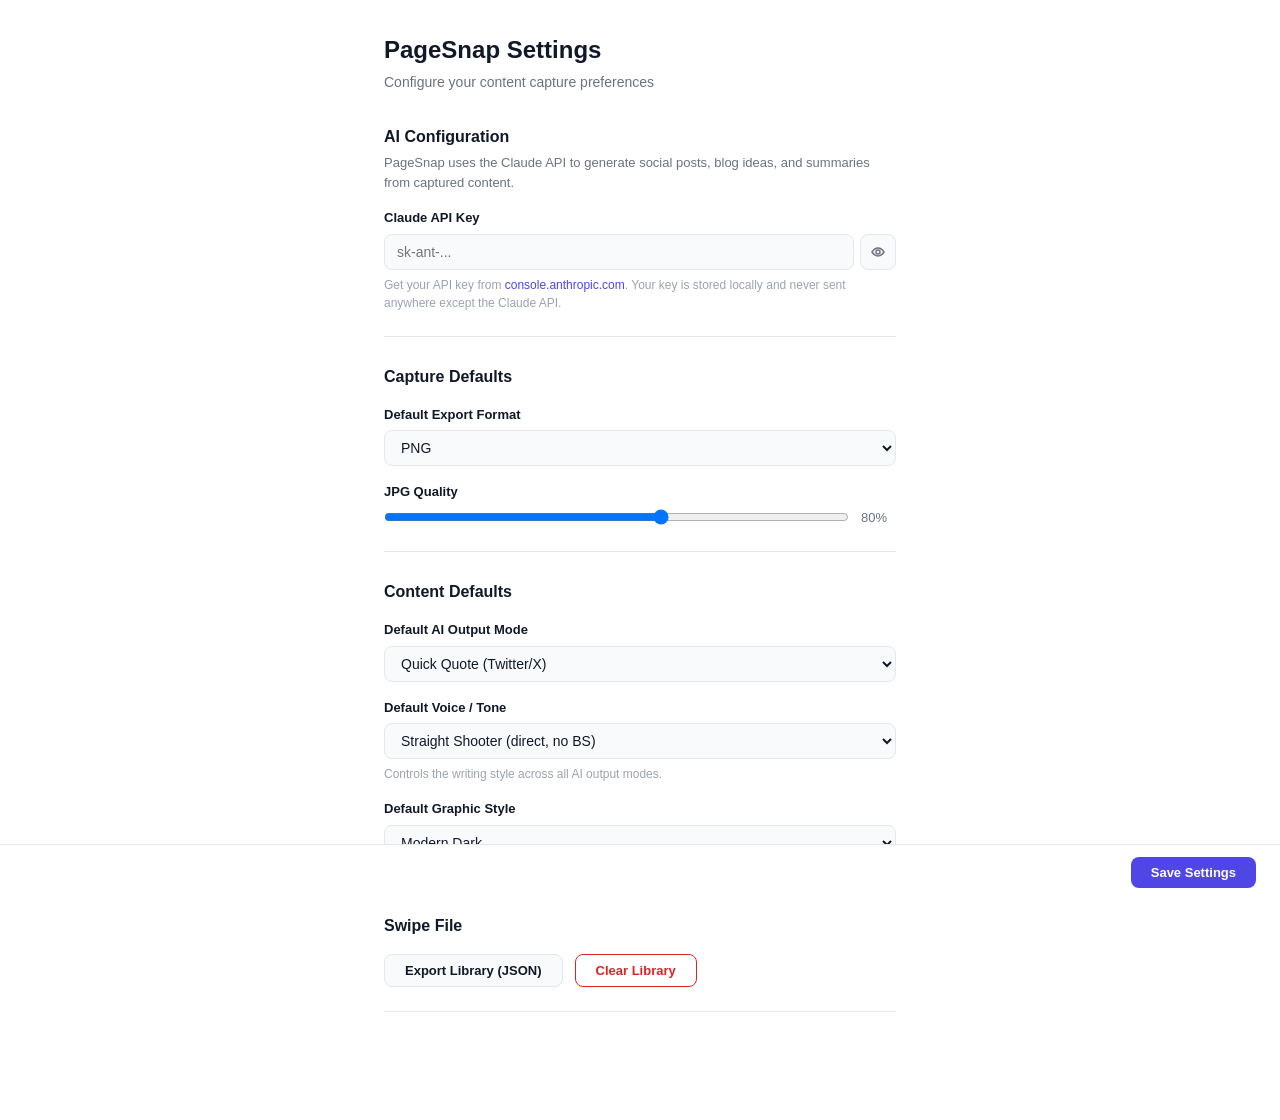
<file: settings/settings.html>
<!DOCTYPE html>
<html lang="en">
<head>
  <meta charset="UTF-8">
  <meta name="viewport" content="width=device-width, initial-scale=1.0">
  <title>PageSnap Settings</title>
  <link rel="stylesheet" href="settings.css">
</head>
<body>
  <div class="settings-page">
    <header>
      <h1>PageSnap Settings</h1>
      <p class="subtitle">Configure your content capture preferences</p>
    </header>

    <section class="settings-section">
      <h2>AI Configuration</h2>
      <p class="section-desc">PageSnap uses the Claude API to generate social posts, blog ideas, and summaries from captured content.</p>

      <div class="field">
        <label for="apiKey">Claude API Key</label>
        <div class="input-group">
          <input type="password" id="apiKey" placeholder="sk-ant-..." autocomplete="off">
          <button class="btn-icon" id="toggleApiKey" title="Show/hide key">
            <svg width="16" height="16" viewBox="0 0 16 16" fill="none"><path d="M2 8s2.5-4 6-4 6 4 6 4-2.5 4-6 4-6-4-6-4z" stroke="currentColor" stroke-width="1.5"/><circle cx="8" cy="8" r="2" stroke="currentColor" stroke-width="1.5"/></svg>
          </button>
        </div>
        <span class="help-text">Get your API key from <a href="https://console.anthropic.com/" target="_blank">console.anthropic.com</a>. Your key is stored locally and never sent anywhere except the Claude API.</span>
      </div>
    </section>

    <section class="settings-section">
      <h2>Capture Defaults</h2>

      <div class="field">
        <label for="defaultFormat">Default Export Format</label>
        <select id="defaultFormat">
          <option value="png">PNG</option>
          <option value="jpg">JPG</option>
          <option value="pdf">PDF</option>
        </select>
      </div>

      <div class="field">
        <label for="jpgQuality">JPG Quality</label>
        <div class="range-group">
          <input type="range" id="jpgQuality" min="50" max="100" value="80">
          <span id="jpgQualityValue">80%</span>
        </div>
      </div>
    </section>

    <section class="settings-section">
      <h2>Content Defaults</h2>

      <div class="field">
        <label for="defaultOutputMode">Default AI Output Mode</label>
        <select id="defaultOutputMode">
          <option value="quickquote">Quick Quote (Twitter/X)</option>
          <option value="hottake">Hot Take</option>
          <option value="linkedin">LinkedIn Post</option>
          <option value="thread">Thread Builder</option>
          <option value="summary">Summary</option>
          <option value="tldr">TL;DR</option>
          <option value="bulletbrief">Bullet Brief</option>
          <option value="newsletter">Newsletter Blurb</option>
          <option value="blogseed">Blog Seed</option>
          <option value="rewrite">Rewrite</option>
          <option value="llmextract">LLM Extract</option>
        </select>
      </div>

      <div class="field">
        <label for="voice">Default Voice / Tone</label>
        <select id="voice">
          <option value="straight-shooter">Straight Shooter (direct, no BS)</option>
          <option value="witty">Witty & Sharp (clever, personality)</option>
          <option value="professional">Professional (polished, authoritative)</option>
          <option value="provocative">Provocative (contrarian, bold)</option>
          <option value="academic">Academic (analytical, measured)</option>
          <option value="casual">Casual (conversational, relaxed)</option>
        </select>
        <span class="help-text">Controls the writing style across all AI output modes.</span>
      </div>

      <div class="field">
        <label for="graphicStyle">Default Graphic Style</label>
        <select id="graphicStyle">
          <option value="modern-dark">Modern Dark</option>
          <option value="modern-light">Modern Light</option>
          <option value="gradient-purple">Purple Gradient</option>
          <option value="gradient-ocean">Ocean Gradient</option>
          <option value="gradient-sunset">Sunset Gradient</option>
          <option value="gradient-forest">Forest Gradient</option>
          <option value="bold-red">Bold Red</option>
          <option value="minimal">Minimal</option>
          <option value="screenshot-overlay">Screenshot Overlay</option>
        </select>
      </div>
    </section>

    <section class="settings-section">
      <h2>Swipe File</h2>
      <div class="field row">
        <button class="btn secondary" id="exportSwipefile">Export Library (JSON)</button>
        <button class="btn danger" id="clearSwipefile">Clear Library</button>
      </div>
    </section>

    <div class="save-bar">
      <span class="save-status" id="saveStatus"></span>
      <button class="btn primary" id="saveBtn">Save Settings</button>
    </div>
  </div>

  <script src="settings.js"></script>
</body>
</html>
</file>
<file: calculator/calculator.css>
/* ============================================
   Letterhead Newsletter Operations Gap Calculator
   ============================================ */

/* Reset & Base */
*, *::before, *::after {
  box-sizing: border-box;
  margin: 0;
  padding: 0;
}

:root {
  --bg: #0B0F1A;
  --bg-card: #141925;
  --bg-card-hover: #1A2035;
  --bg-input: #1A2035;
  --text: #F0F2F5;
  --text-secondary: #8B92A5;
  --text-muted: #5A6178;
  --accent: #6C63FF;
  --accent-glow: rgba(108, 99, 255, 0.25);
  --accent-hover: #7B73FF;
  --green: #34D399;
  --green-bg: rgba(52, 211, 153, 0.1);
  --green-glow: rgba(52, 211, 153, 0.25);
  --orange: #FB923C;
  --orange-bg: rgba(251, 146, 60, 0.1);
  --blue: #60A5FA;
  --blue-bg: rgba(96, 165, 250, 0.1);
  --yellow: #FBBF24;
  --yellow-bg: rgba(251, 191, 36, 0.1);
  --pink: #F472B6;
  --pink-bg: rgba(244, 114, 182, 0.1);
  --border: rgba(255, 255, 255, 0.06);
  --border-hover: rgba(255, 255, 255, 0.12);
  --radius: 12px;
  --radius-lg: 20px;
  --shadow: 0 4px 24px rgba(0, 0, 0, 0.3);
  --font: -apple-system, BlinkMacSystemFont, 'Segoe UI', Inter, Roboto, sans-serif;
}

html {
  font-size: 16px;
  -webkit-font-smoothing: antialiased;
}

body {
  background: var(--bg);
  color: var(--text);
  font-family: var(--font);
  line-height: 1.6;
  min-height: 100vh;
}

.calculator-app {
  max-width: 880px;
  margin: 0 auto;
  padding: 40px 24px 80px;
}

/* Header */
.calc-header {
  text-align: center;
  margin-bottom: 8px;
}

.logo {
  font-size: 1.1rem;
  font-weight: 700;
  letter-spacing: 0.08em;
  text-transform: uppercase;
  color: var(--accent);
}

.tagline {
  font-size: 0.8rem;
  color: var(--text-muted);
  letter-spacing: 0.03em;
}

/* Hero */
.hero {
  text-align: center;
  margin: 48px 0 40px;
}

.hero h1 {
  font-size: 2.2rem;
  font-weight: 700;
  line-height: 1.2;
  margin-bottom: 16px;
  background: linear-gradient(135deg, var(--text) 0%, var(--accent) 100%);
  -webkit-background-clip: text;
  -webkit-text-fill-color: transparent;
  background-clip: text;
}

.hero-sub {
  font-size: 1.05rem;
  color: var(--text-secondary);
  max-width: 600px;
  margin: 0 auto;
}

/* Progress Bar */
.progress-bar {
  margin-bottom: 48px;
}

.progress-track {
  height: 3px;
  background: var(--border);
  border-radius: 3px;
  overflow: hidden;
  margin-bottom: 12px;
}

.progress-fill {
  height: 100%;
  background: var(--accent);
  border-radius: 3px;
  width: 33%;
  transition: width 0.5s ease;
}

.progress-steps {
  display: flex;
  justify-content: space-between;
}

.progress-steps .step {
  font-size: 0.75rem;
  color: var(--text-muted);
  transition: color 0.3s;
}

.progress-steps .step.active {
  color: var(--accent);
  font-weight: 600;
}

.progress-steps .step.done {
  color: var(--green);
}

/* Steps */
.calc-step {
  display: none;
  animation: fadeUp 0.4s ease;
}

.calc-step.active {
  display: block;
}

@keyframes fadeUp {
  from { opacity: 0; transform: translateY(16px); }
  to { opacity: 1; transform: translateY(0); }
}

.calc-step h2 {
  font-size: 1.4rem;
  font-weight: 600;
  margin-bottom: 28px;
  color: var(--text);
}

/* ICP Selector */
.icp-selector {
  display: grid;
  grid-template-columns: repeat(3, 1fr);
  gap: 16px;
  margin-bottom: 36px;
}

.icp-card {
  background: var(--bg-card);
  border: 1px solid var(--border);
  border-radius: var(--radius);
  padding: 28px 20px;
  text-align: center;
  cursor: pointer;
  transition: all 0.25s ease;
  color: var(--text);
  font-family: inherit;
}

.icp-card:hover {
  background: var(--bg-card-hover);
  border-color: var(--border-hover);
  transform: translateY(-2px);
}

.icp-card.selected {
  border-color: var(--accent);
  background: var(--bg-card-hover);
  box-shadow: 0 0 0 1px var(--accent), 0 0 20px var(--accent-glow);
}

.icp-icon {
  margin-bottom: 12px;
  color: var(--text-secondary);
}

.icp-card.selected .icp-icon {
  color: var(--accent);
}

.icp-card h3 {
  font-size: 1rem;
  font-weight: 600;
  margin-bottom: 6px;
}

.icp-card p {
  font-size: 0.8rem;
  color: var(--text-secondary);
  line-height: 1.4;
}

/* Input Groups */
.input-group {
  margin-bottom: 28px;
}

.input-group label {
  display: block;
  font-size: 0.9rem;
  font-weight: 500;
  margin-bottom: 10px;
  color: var(--text);
}

.input-hint {
  font-weight: 400;
  color: var(--text-muted);
  font-size: 0.8rem;
}

.section-label {
  font-size: 0.75rem;
  text-transform: uppercase;
  letter-spacing: 0.08em;
  color: var(--text-muted);
  margin-bottom: 20px;
  margin-top: 8px;
  padding-top: 20px;
  border-top: 1px solid var(--border);
}

/* Sliders */
.slider-row {
  display: flex;
  align-items: center;
  gap: 16px;
}

.calc-slider {
  flex: 1;
  -webkit-appearance: none;
  appearance: none;
  height: 6px;
  background: var(--bg-input);
  border-radius: 3px;
  outline: none;
  cursor: pointer;
}

.calc-slider::-webkit-slider-thumb {
  -webkit-appearance: none;
  width: 20px;
  height: 20px;
  background: var(--accent);
  border-radius: 50%;
  cursor: grab;
  box-shadow: 0 0 10px var(--accent-glow);
  transition: transform 0.15s;
}

.calc-slider::-webkit-slider-thumb:hover {
  transform: scale(1.15);
}

.calc-slider::-moz-range-thumb {
  width: 20px;
  height: 20px;
  background: var(--accent);
  border-radius: 50%;
  border: none;
  cursor: grab;
  box-shadow: 0 0 10px var(--accent-glow);
}

.slider-value {
  min-width: 72px;
  text-align: right;
  font-size: 1.1rem;
  font-weight: 700;
  color: var(--accent);
  font-variant-numeric: tabular-nums;
}

/* Buttons */
.btn-next, .btn-back {
  display: inline-flex;
  align-items: center;
  gap: 8px;
  padding: 14px 28px;
  border-radius: 8px;
  font-size: 0.95rem;
  font-weight: 600;
  cursor: pointer;
  transition: all 0.2s;
  font-family: inherit;
  border: none;
}

.btn-next {
  background: var(--accent);
  color: white;
  margin-top: 12px;
}

.btn-next:hover {
  background: var(--accent-hover);
  transform: translateY(-1px);
  box-shadow: 0 4px 16px var(--accent-glow);
}

.btn-back {
  background: transparent;
  color: var(--text-secondary);
  border: 1px solid var(--border);
}

.btn-back:hover {
  color: var(--text);
  border-color: var(--border-hover);
}

.step-nav {
  display: flex;
  justify-content: space-between;
  align-items: center;
  margin-top: 36px;
}

.hidden {
  display: none !important;
}

/* ============================================
   RESULTS DASHBOARD
   ============================================ */

.results-header {
  text-align: center;
  margin-bottom: 32px;
}

.results-header h2 {
  margin-bottom: 8px;
}

.results-sub {
  color: var(--text-secondary);
  font-size: 0.95rem;
}

/* Total Value Hero Card */
.total-value-card {
  background: linear-gradient(135deg, rgba(108, 99, 255, 0.12) 0%, rgba(52, 211, 153, 0.08) 100%);
  border: 1px solid rgba(108, 99, 255, 0.2);
  border-radius: var(--radius-lg);
  padding: 40px;
  text-align: center;
  margin-bottom: 32px;
  position: relative;
  overflow: hidden;
}

.total-value-card::before {
  content: '';
  position: absolute;
  top: -50%;
  left: -50%;
  width: 200%;
  height: 200%;
  background: radial-gradient(circle at 30% 50%, var(--accent-glow) 0%, transparent 50%);
  pointer-events: none;
}

.total-label {
  font-size: 0.85rem;
  text-transform: uppercase;
  letter-spacing: 0.1em;
  color: var(--text-secondary);
  margin-bottom: 8px;
  position: relative;
}

.total-number {
  font-size: 3.5rem;
  font-weight: 800;
  color: var(--green);
  line-height: 1.1;
  margin-bottom: 12px;
  position: relative;
  font-variant-numeric: tabular-nums;
}

.total-breakdown {
  font-size: 0.85rem;
  color: var(--text-secondary);
  position: relative;
}

/* Results Grid */
.results-grid {
  display: grid;
  grid-template-columns: repeat(2, 1fr);
  gap: 20px;
  margin-bottom: 40px;
}

/* Result Cards */
.result-card {
  background: var(--bg-card);
  border: 1px solid var(--border);
  border-radius: var(--radius);
  padding: 28px;
  transition: all 0.25s;
}

.result-card:hover {
  border-color: var(--border-hover);
  transform: translateY(-2px);
  box-shadow: var(--shadow);
}

.compound-card {
  grid-column: 1 / -1;
}

.card-icon {
  width: 44px;
  height: 44px;
  border-radius: 10px;
  display: flex;
  align-items: center;
  justify-content: center;
  margin-bottom: 16px;
}

.card-icon.production { background: var(--blue-bg); color: var(--blue); }
.card-icon.engagement { background: var(--green-bg); color: var(--green); }
.card-icon.scaling { background: var(--orange-bg); color: var(--orange); }
.card-icon.revenue { background: var(--yellow-bg); color: var(--yellow); }
.card-icon.compound { background: var(--pink-bg); color: var(--pink); }

.card-title {
  font-size: 0.8rem;
  text-transform: uppercase;
  letter-spacing: 0.06em;
  color: var(--text-secondary);
  margin-bottom: 8px;
}

.card-metric {
  font-size: 1.6rem;
  font-weight: 700;
  margin-bottom: 6px;
  font-variant-numeric: tabular-nums;
}

#cardProduction .card-metric { color: var(--blue); }
#cardEngagement .card-metric { color: var(--green); }
#cardScaling .card-metric { color: var(--orange); }
#cardRevenue .card-metric { color: var(--yellow); }

.card-detail {
  font-size: 0.85rem;
  color: var(--text-secondary);
  margin-bottom: 16px;
  line-height: 1.5;
}

.card-how {
  font-size: 0.78rem;
  color: var(--text-muted);
  padding: 10px 12px;
  background: rgba(255, 255, 255, 0.02);
  border-radius: 6px;
  margin-bottom: 16px;
  line-height: 1.5;
}

.how-label {
  color: var(--text-secondary);
  font-weight: 600;
}

/* Bar Charts */
.card-bar-wrap {
  margin-top: 4px;
}

.card-bar {
  height: 8px;
  background: var(--bg-input);
  border-radius: 4px;
  overflow: hidden;
  display: flex;
  margin-bottom: 6px;
}

.bar-current {
  height: 100%;
  transition: width 0.8s ease;
  border-radius: 4px 0 0 4px;
}

.bar-saved {
  height: 100%;
  transition: width 0.8s ease;
  border-radius: 0 4px 4px 0;
}

#cardProduction .bar-current { background: var(--text-muted); }
#cardProduction .bar-saved { background: var(--blue); }
#cardEngagement .bar-current { background: var(--text-muted); }
#cardEngagement .bar-saved { background: var(--green); }
#cardRevenue .bar-current { background: var(--text-muted); }
#cardRevenue .bar-saved { background: var(--yellow); }

.bar-labels {
  display: flex;
  justify-content: space-between;
  font-size: 0.7rem;
  color: var(--text-muted);
}

/* Compound Stats */
.compound-text {
  font-size: 0.9rem !important;
  line-height: 1.6 !important;
  color: var(--text-secondary) !important;
}

.compound-stats {
  display: flex;
  gap: 32px;
  margin-top: 20px;
  padding-top: 20px;
  border-top: 1px solid var(--border);
}

.compound-stat-num {
  font-size: 1.4rem;
  font-weight: 700;
  color: var(--pink);
  font-variant-numeric: tabular-nums;
}

.compound-stat-label {
  font-size: 0.78rem;
  color: var(--text-muted);
}

/* Social Proof */
.social-proof {
  background: var(--bg-card);
  border: 1px solid var(--border);
  border-radius: var(--radius);
  padding: 32px;
  margin-bottom: 40px;
  text-align: center;
}

.proof-quote {
  font-size: 1.15rem;
  font-style: italic;
  color: var(--text);
  margin-bottom: 16px;
  line-height: 1.5;
}

.proof-source {
  font-size: 0.85rem;
  color: var(--text-secondary);
}

.proof-stat {
  display: block;
  margin-top: 4px;
  font-size: 0.8rem;
  color: var(--text-muted);
}

/* CTA */
.results-cta {
  text-align: center;
  padding: 48px 32px;
  background: linear-gradient(135deg, rgba(108, 99, 255, 0.08) 0%, rgba(52, 211, 153, 0.04) 100%);
  border: 1px solid var(--border);
  border-radius: var(--radius-lg);
  margin-bottom: 32px;
}

.results-cta h3 {
  font-size: 1.5rem;
  margin-bottom: 8px;
}

.results-cta p {
  color: var(--text-secondary);
  margin-bottom: 24px;
}

.cta-buttons {
  display: flex;
  gap: 16px;
  justify-content: center;
  flex-wrap: wrap;
}

.btn-primary {
  display: inline-flex;
  align-items: center;
  gap: 8px;
  padding: 14px 32px;
  background: var(--accent);
  color: white;
  border-radius: 8px;
  font-size: 0.95rem;
  font-weight: 600;
  text-decoration: none;
  border: none;
  cursor: pointer;
  font-family: inherit;
  transition: all 0.2s;
}

.btn-primary:hover {
  background: var(--accent-hover);
  transform: translateY(-1px);
  box-shadow: 0 4px 16px var(--accent-glow);
}

.btn-secondary {
  display: inline-flex;
  align-items: center;
  gap: 8px;
  padding: 14px 32px;
  background: transparent;
  color: var(--text);
  border: 1px solid var(--border);
  border-radius: 8px;
  font-size: 0.95rem;
  font-weight: 600;
  cursor: pointer;
  font-family: inherit;
  transition: all 0.2s;
}

.btn-secondary:hover {
  border-color: var(--accent);
  color: var(--accent);
}

/* Email Modal */
.email-modal {
  position: fixed;
  inset: 0;
  background: rgba(0, 0, 0, 0.7);
  display: flex;
  align-items: center;
  justify-content: center;
  z-index: 100;
  backdrop-filter: blur(4px);
}

.email-modal.hidden {
  display: none !important;
}

.modal-content {
  background: var(--bg-card);
  border: 1px solid var(--border);
  border-radius: var(--radius-lg);
  padding: 40px;
  max-width: 440px;
  width: 100%;
  position: relative;
}

.modal-close {
  position: absolute;
  top: 16px;
  right: 16px;
  background: none;
  border: none;
  color: var(--text-muted);
  font-size: 1.5rem;
  cursor: pointer;
  padding: 4px 8px;
}

.modal-close:hover {
  color: var(--text);
}

.modal-content h3 {
  font-size: 1.2rem;
  margin-bottom: 8px;
}

.modal-content p {
  color: var(--text-secondary);
  font-size: 0.9rem;
  margin-bottom: 24px;
}

.modal-content form {
  display: flex;
  flex-direction: column;
  gap: 12px;
}

.modal-content input {
  padding: 12px 16px;
  background: var(--bg-input);
  border: 1px solid var(--border);
  border-radius: 8px;
  color: var(--text);
  font-size: 0.9rem;
  font-family: inherit;
  outline: none;
  transition: border-color 0.2s;
}

.modal-content input:focus {
  border-color: var(--accent);
}

.modal-content input::placeholder {
  color: var(--text-muted);
}

/* Footer */
.calc-footer {
  text-align: center;
  padding-top: 40px;
  border-top: 1px solid var(--border);
}

.calc-footer p {
  font-size: 0.8rem;
  color: var(--text-muted);
  margin-bottom: 6px;
}

.disclaimer {
  font-size: 0.7rem !important;
  color: var(--text-muted);
  opacity: 0.6;
}

/* ============================================
   RESPONSIVE
   ============================================ */

@media (max-width: 768px) {
  .calculator-app {
    padding: 24px 16px 60px;
  }

  .hero h1 {
    font-size: 1.6rem;
  }

  .hero-sub {
    font-size: 0.9rem;
  }

  .icp-selector {
    grid-template-columns: 1fr;
    gap: 12px;
  }

  .icp-card {
    padding: 20px;
    display: flex;
    align-items: center;
    gap: 16px;
    text-align: left;
  }

  .icp-icon {
    margin-bottom: 0;
    flex-shrink: 0;
  }

  .results-grid {
    grid-template-columns: 1fr;
  }

  .total-number {
    font-size: 2.5rem;
  }

  .compound-stats {
    flex-direction: column;
    gap: 16px;
  }

  .cta-buttons {
    flex-direction: column;
  }
}

/* ============================================
   ANIMATIONS
   ============================================ */

@keyframes countUp {
  from { opacity: 0; transform: translateY(8px); }
  to { opacity: 1; transform: translateY(0); }
}

.result-card {
  animation: fadeUp 0.4s ease;
  animation-fill-mode: both;
}

.result-card:nth-child(1) { animation-delay: 0.1s; }
.result-card:nth-child(2) { animation-delay: 0.2s; }
.result-card:nth-child(3) { animation-delay: 0.3s; }
.result-card:nth-child(4) { animation-delay: 0.4s; }
.result-card:nth-child(5) { animation-delay: 0.5s; }
</file>
<file: popup.css>
:root {
  --bg: #FFFFFF;
  --bg-secondary: #F9FAFB;
  --bg-hover: #F3F4F6;
  --text: #111827;
  --text-secondary: #6B7280;
  --text-muted: #9CA3AF;
  --accent: #4F46E5;
  --accent-hover: #4338CA;
  --accent-light: #EEF2FF;
  --border: #E5E7EB;
  --radius: 8px;
}

@media (prefers-color-scheme: dark) {
  :root {
    --bg: #1F2937;
    --bg-secondary: #111827;
    --bg-hover: #374151;
    --text: #F9FAFB;
    --text-secondary: #9CA3AF;
    --text-muted: #6B7280;
    --accent: #818CF8;
    --accent-hover: #6366F1;
    --accent-light: #1E1B4B;
    --border: #374151;
  }
}

* { margin: 0; padding: 0; box-sizing: border-box; }

body {
  width: 320px;
  font-family: -apple-system, BlinkMacSystemFont, "Segoe UI", Roboto, sans-serif;
  font-size: 13px;
  background: var(--bg);
  color: var(--text);
}

#app { padding: 12px; }

/* Header */
.header {
  display: flex;
  justify-content: space-between;
  align-items: center;
  margin-bottom: 10px;
}

.logo {
  display: flex;
  align-items: center;
  gap: 7px;
}

.logo img { border-radius: 4px; }

.logo h1 {
  font-size: 15px;
  font-weight: 700;
}

.icon-btn {
  display: flex;
  align-items: center;
  justify-content: center;
  width: 28px;
  height: 28px;
  border: none;
  border-radius: 6px;
  background: transparent;
  color: var(--text-muted);
  cursor: pointer;
}

.icon-btn:hover {
  background: var(--bg-hover);
  color: var(--text);
}

/* Tabs */
.tabs {
  display: flex;
  gap: 2px;
  background: var(--bg-secondary);
  border-radius: var(--radius);
  padding: 2px;
  margin-bottom: 10px;
}

.tab {
  flex: 1;
  padding: 6px 8px;
  border: none;
  border-radius: 6px;
  background: transparent;
  color: var(--text-secondary);
  font-size: 12px;
  font-weight: 600;
  cursor: pointer;
  transition: all 0.12s;
}

.tab.active {
  background: var(--bg);
  color: var(--text);
  box-shadow: 0 1px 3px rgba(0,0,0,0.08);
}

.tab:hover:not(.active) {
  color: var(--text);
}

/* Tab Content */
.tab-content {
  display: none;
}

.tab-content.active {
  display: block;
}

.tab-intro {
  font-size: 11px;
  color: var(--text-muted);
  margin-bottom: 8px;
  line-height: 1.4;
}

/* Capture Buttons */
.capture-modes, .create-modes {
  display: flex;
  flex-direction: column;
  gap: 5px;
}

.capture-btn, .create-btn {
  display: flex;
  align-items: center;
  gap: 10px;
  width: 100%;
  padding: 9px 11px;
  border: 1px solid var(--border);
  border-radius: var(--radius);
  background: var(--bg);
  color: var(--text);
  cursor: pointer;
  transition: all 0.12s;
  text-align: left;
}

.capture-btn:hover, .create-btn:hover {
  background: var(--bg-hover);
  border-color: var(--accent);
}

.capture-btn:active, .create-btn:active {
  transform: scale(0.98);
}

.capture-btn.primary {
  background: var(--accent);
  color: white;
  border-color: var(--accent);
}

.capture-btn.primary:hover {
  background: var(--accent-hover);
}

.capture-btn svg { flex-shrink: 0; }
.capture-btn.youtube-btn { border-color: rgba(255, 0, 0, 0.15); }
.capture-btn.youtube-btn:hover { background: rgba(255, 0, 0, 0.04); border-color: rgba(255, 0, 0, 0.3); }
.capture-btn.youtube-btn svg { color: #FF0000; }

.create-icon {
  font-size: 18px;
  width: 24px;
  text-align: center;
  flex-shrink: 0;
}

.btn-text {
  display: flex;
  flex-direction: column;
  gap: 1px;
}

.btn-title {
  font-size: 13px;
  font-weight: 600;
}

.btn-desc {
  font-size: 11px;
  opacity: 0.65;
  font-weight: 400;
}

.capture-btn.primary .btn-desc {
  opacity: 0.8;
}

/* Library */
.library-header {
  margin-bottom: 8px;
}

.search-input {
  width: 100%;
  padding: 7px 10px;
  border: 1px solid var(--border);
  border-radius: var(--radius);
  background: var(--bg-secondary);
  color: var(--text);
  font-size: 12px;
  outline: none;
}

.search-input:focus {
  border-color: var(--accent);
}

.library-filters {
  display: flex;
  gap: 4px;
  margin-bottom: 8px;
}

.filter-btn {
  padding: 3px 10px;
  border: 1px solid var(--border);
  border-radius: 20px;
  background: transparent;
  color: var(--text-secondary);
  font-size: 11px;
  cursor: pointer;
}

.filter-btn.active {
  background: var(--accent-light);
  border-color: var(--accent);
  color: var(--accent);
}

.library-list {
  max-height: 260px;
  overflow-y: auto;
}

.library-item {
  display: flex;
  gap: 8px;
  padding: 8px;
  border-radius: 6px;
  cursor: pointer;
  transition: background 0.1s;
}

.library-item:hover {
  background: var(--bg-hover);
}

.library-item-content {
  flex: 1;
  min-width: 0;
}

.library-item-title {
  font-size: 12px;
  font-weight: 600;
  white-space: nowrap;
  overflow: hidden;
  text-overflow: ellipsis;
}

.library-item-domain {
  font-size: 11px;
  color: var(--text-muted);
}

.library-item-fav {
  color: var(--text-muted);
  background: none;
  border: none;
  cursor: pointer;
  font-size: 14px;
}

.library-item-fav.active {
  color: #F59E0B;
}

.empty-state {
  text-align: center;
  padding: 24px 16px;
  color: var(--text-muted);
}

.empty-state .muted {
  font-size: 11px;
  margin-top: 4px;
}

/* Footer */
.footer {
  margin-top: 10px;
  padding-top: 8px;
  border-top: 1px solid var(--border);
  text-align: center;
}

.shortcut-hint {
  font-size: 11px;
  color: var(--text-muted);
}

/* Loading */
.capture-btn.loading, .create-btn.loading {
  pointer-events: none;
  opacity: 0.7;
}

@keyframes spin { to { transform: rotate(360deg); } }
</file>
<file: editor/editor.css>
:root {
  --editor-bg: #1a1a2e;
  --toolbar-bg: #16213e;
  --toolbar-border: #1a1a3e;
  --panel-bg: #1e2a3a;
  --btn-bg: transparent;
  --btn-hover: rgba(255,255,255,0.1);
  --btn-active: rgba(79,70,229,0.3);
  --text: #E5E7EB;
  --text-secondary: #9CA3AF;
  --text-muted: #6B7280;
  --accent: #818CF8;
  --accent-solid: #4F46E5;
  --border: rgba(255,255,255,0.1);
  --input-bg: rgba(255,255,255,0.06);
  --bg-secondary: rgba(255,255,255,0.04);
}

@media (prefers-color-scheme: light) {
  :root {
    --editor-bg: #E5E7EB;
    --toolbar-bg: #FFFFFF;
    --toolbar-border: #E5E7EB;
    --panel-bg: #FFFFFF;
    --btn-hover: rgba(0,0,0,0.06);
    --btn-active: rgba(79,70,229,0.15);
    --text: #111827;
    --text-secondary: #6B7280;
    --text-muted: #9CA3AF;
    --accent: #4F46E5;
    --accent-solid: #4F46E5;
    --border: rgba(0,0,0,0.1);
    --input-bg: #F3F4F6;
    --bg-secondary: #F9FAFB;
  }
}

* { margin: 0; padding: 0; box-sizing: border-box; }

html, body {
  width: 100%; height: 100%; overflow: hidden;
  font-family: -apple-system, BlinkMacSystemFont, "Segoe UI", sans-serif;
  background: var(--editor-bg);
  color: var(--text);
}

#editor-app {
  display: flex; flex-direction: column;
  width: 100%; height: 100%;
}

/* Toolbar */
.editor-toolbar {
  display: flex; align-items: center; justify-content: space-between;
  height: 42px; padding: 0 10px;
  background: var(--toolbar-bg);
  border-bottom: 1px solid var(--toolbar-border);
  flex-shrink: 0; user-select: none;
}

.toolbar-left, .toolbar-right { display: flex; align-items: center; gap: 4px; }
.toolbar-center { display: flex; align-items: center; gap: 2px; }

.toolbar-title {
  font-size: 13px; font-weight: 700;
  color: var(--accent); margin-right: 10px;
}

.toolbar-tabs { display: flex; gap: 2px; }

.toolbar-tab {
  padding: 4px 10px; border: none; border-radius: 5px;
  background: transparent; color: var(--text-muted);
  font-size: 12px; font-weight: 600; cursor: pointer;
}
.toolbar-tab.active { background: var(--btn-active); color: var(--accent); }
.toolbar-tab:hover:not(.active) { background: var(--btn-hover); }

.tool-group { display: flex; align-items: center; gap: 1px; }
.tool-divider { width: 1px; height: 18px; background: var(--border); margin: 0 5px; }

.tool-btn, .action-btn {
  display: flex; align-items: center; justify-content: center;
  width: 30px; height: 30px; border: none; border-radius: 5px;
  background: transparent; color: var(--text-secondary); cursor: pointer;
  transition: all 0.1s;
}
.tool-btn:hover, .action-btn:hover { background: var(--btn-hover); color: var(--text); }
.tool-btn.active { background: var(--btn-active); color: var(--accent); }
.action-btn:disabled { opacity: 0.3; cursor: default; }
.close-btn:hover { background: rgba(220,38,38,0.2); color: #EF4444; }

/* Zoom controls */
.zoom-controls { gap: 2px; }
.zoom-level {
  font-size: 10px; color: var(--text-muted); min-width: 36px; text-align: center;
  cursor: pointer; padding: 2px 4px; border-radius: 3px;
}
.zoom-level:hover { background: var(--btn-hover); color: var(--text); }

/* Tool Options */
.tool-options {
  display: flex; align-items: center; gap: 14px;
  height: 34px; padding: 0 10px;
  background: var(--toolbar-bg);
  border-bottom: 1px solid var(--toolbar-border);
  flex-shrink: 0; user-select: none;
}

.option-group {
  display: flex; align-items: center; gap: 5px;
  font-size: 11px; color: var(--text-secondary);
}
.option-group label { font-weight: 500; font-size: 11px; white-space: nowrap; }

.color-swatches { display: flex; gap: 2px; }
.color-swatch {
  width: 16px; height: 16px; border-radius: 3px;
  border: 2px solid transparent; cursor: pointer;
}
.color-swatch.active { border-color: var(--accent); box-shadow: 0 0 0 1px var(--accent); }
.color-swatch[data-color="#FFFFFF"] { border-color: var(--border); }

.custom-color {
  width: 16px; height: 16px; border: none; padding: 0;
  cursor: pointer; border-radius: 3px; background: none;
}
.custom-color::-webkit-color-swatch-wrapper { padding: 0; }
.custom-color::-webkit-color-swatch { border: 1px solid var(--border); border-radius: 3px; }

/* Width presets */
.width-presets { display: flex; gap: 2px; }
.width-preset {
  width: 22px; height: 22px; border: 1px solid var(--border); border-radius: 3px;
  background: transparent; color: var(--text-muted); font-size: 9px; font-weight: 600;
  cursor: pointer; display: flex; align-items: center; justify-content: center;
  transition: all 0.1s;
}
.width-preset:hover { background: var(--btn-hover); color: var(--text); }
.width-preset.active { background: var(--btn-active); border-color: var(--accent); color: var(--accent); }

.slider {
  width: 70px; height: 3px; -webkit-appearance: none;
  background: var(--border); border-radius: 2px; outline: none;
}
.slider::-webkit-slider-thumb {
  -webkit-appearance: none; width: 12px; height: 12px;
  border-radius: 50%; background: var(--accent); cursor: pointer;
}

/* Main Area */
.editor-main {
  flex: 1; display: flex; overflow: hidden;
}

.panel {
  flex: 1; overflow: auto;
}

.screenshot-panel {
  display: flex; align-items: center; justify-content: center;
  background: var(--editor-bg); position: relative;
}

.screenshot-panel:not(.active) { display: none; }

.canvas-container {
  position: relative; display: flex;
  align-items: center; justify-content: center;
  width: 100%; height: 100%; overflow: hidden;
}

.canvas-container canvas {
  position: absolute;
}
#imageCanvas { z-index: 1; box-shadow: 0 4px 20px rgba(0,0,0,0.3); }
#annotationCanvas { z-index: 2; }

.no-screenshot {
  text-align: center; color: var(--text-muted);
  font-size: 14px; padding: 40px;
}
.no-screenshot .muted { font-size: 12px; margin-top: 8px; opacity: 0.7; }

/* Content Panel */
.content-panel {
  width: 400px; min-width: 340px; max-width: 480px;
  border-left: 1px solid var(--border);
  background: var(--panel-bg);
  display: flex; flex-direction: column;
  overflow-y: auto;
}

.content-panel-inner { padding: 12px; display: flex; flex-direction: column; gap: 8px; }

/* Compact content header */
.content-header {
  padding-bottom: 8px; border-bottom: 1px solid var(--border);
}
.content-title {
  font-size: 14px; font-weight: 700; line-height: 1.3;
  margin-bottom: 2px;
  display: -webkit-box; -webkit-line-clamp: 2; -webkit-box-orient: vertical;
  overflow: hidden;
}
.content-meta {
  display: flex; gap: 10px; font-size: 11px; color: var(--text-muted);
}
.content-excerpt {
  font-size: 12px; color: var(--text-secondary); line-height: 1.5;
  display: -webkit-box; -webkit-line-clamp: 3; -webkit-box-orient: vertical;
  overflow: hidden;
}

/* Quick Actions Bar */
.quick-actions {
  display: flex; gap: 4px;
}
.quick-action-btn {
  flex: 1; padding: 7px 4px; border: 1px solid var(--border); border-radius: 6px;
  background: transparent; color: var(--text-secondary);
  font-size: 11px; font-weight: 600; cursor: pointer; transition: all 0.12s;
  text-align: center; white-space: nowrap;
}
.quick-action-btn:hover { border-color: var(--accent); color: var(--accent); background: var(--btn-hover); }
.quick-action-btn.active {
  background: var(--accent-solid); color: white; border-color: var(--accent-solid);
}
.quick-action-btn.generating {
  animation: pulse-border 1.5s ease infinite;
}
@keyframes pulse-border {
  0%, 100% { box-shadow: 0 0 0 0 rgba(79,70,229,0.4); }
  50% { box-shadow: 0 0 0 3px rgba(79,70,229,0.15); }
}
.quick-action-btn.more-btn {
  flex: 0 0 auto; padding: 7px 12px; background: var(--input-bg);
}
.quick-action-btn.more-btn.expanded {
  background: var(--btn-active); color: var(--accent); border-color: var(--accent);
}

/* More modes dropdown */
.more-modes {
  padding: 8px; background: var(--input-bg); border-radius: 8px;
  border: 1px solid var(--border);
  animation: slideDown 0.15s ease;
}
@keyframes slideDown {
  from { opacity: 0; transform: translateY(-4px); }
  to { opacity: 1; transform: translateY(0); }
}
.more-modes-grid {
  display: flex; flex-wrap: wrap; gap: 4px;
}

/* Output mode buttons (used in More dropdown) */
.output-mode-btn {
  padding: 5px 10px; border: 1px solid var(--border); border-radius: 20px;
  background: transparent; color: var(--text-secondary);
  font-size: 11px; font-weight: 500; cursor: pointer; transition: all 0.1s;
}
.output-mode-btn.active {
  background: var(--accent-solid); color: white; border-color: var(--accent-solid);
}
.output-mode-btn:hover:not(.active) { border-color: var(--accent); color: var(--accent); }

/* Voice Chips */
.voice-chips {
  display: flex; gap: 3px; flex-wrap: wrap;
}
.voice-chip {
  padding: 3px 10px; border: 1px solid var(--border); border-radius: 20px;
  background: transparent; color: var(--text-muted);
  font-size: 10px; font-weight: 600; cursor: pointer; transition: all 0.12s;
}
.voice-chip:hover { border-color: var(--accent); color: var(--text-secondary); }
.voice-chip.active {
  background: rgba(79,70,229,0.15); color: var(--accent); border-color: var(--accent);
}

/* Output Card */
.output-card {
  border: 1px solid var(--border); border-radius: 8px;
  overflow: hidden; transition: border-color 0.2s;
}
.output-card.has-output {
  border-color: rgba(79,70,229,0.3);
  border-left: 3px solid var(--accent-solid);
}
.output-card-header {
  display: flex; align-items: center; justify-content: space-between;
  padding: 6px 10px; background: var(--bg-secondary);
  border-bottom: 1px solid var(--border);
}
.output-mode-badge {
  font-size: 10px; font-weight: 700; color: var(--accent);
  text-transform: uppercase; letter-spacing: 0.5px;
}
.char-count {
  display: flex; align-items: center; gap: 4px;
  font-size: 10px; color: var(--text-muted);
}
.char-count .count { font-variant-numeric: tabular-nums; }

/* AI Output */
.ai-output {
  padding: 14px; min-height: 80px;
  font-size: 14px; line-height: 1.7; color: var(--text);
  white-space: pre-wrap; word-wrap: break-word;
  max-height: 500px; overflow-y: auto;
}
.ai-output-placeholder { color: var(--text-muted); font-size: 12px; text-align: center; padding: 24px 0; }

/* Shimmer loading */
.ai-output .shimmer {
  display: flex; flex-direction: column; gap: 8px;
}
.shimmer-line {
  height: 14px; border-radius: 4px;
  background: linear-gradient(90deg, var(--input-bg) 25%, var(--border) 50%, var(--input-bg) 75%);
  background-size: 200% 100%;
  animation: shimmer 1.5s ease infinite;
}
.shimmer-line:nth-child(1) { width: 90%; }
.shimmer-line:nth-child(2) { width: 75%; }
.shimmer-line:nth-child(3) { width: 60%; }
@keyframes shimmer {
  0% { background-position: 200% 0; }
  100% { background-position: -200% 0; }
}

/* Output slide-in animation */
.ai-output .output-content {
  animation: outputIn 0.25s ease;
}
@keyframes outputIn {
  from { opacity: 0; transform: translateY(6px); }
  to { opacity: 1; transform: translateY(0); }
}

/* Platform fit indicators */
.platform-fit {
  display: inline-flex; align-items: center; gap: 2px;
  padding: 1px 5px; border-radius: 10px; font-size: 9px; font-weight: 600;
}
.platform-fit.good { background: rgba(34,197,94,0.15); color: #22C55E; }
.platform-fit.tight { background: rgba(234,179,8,0.15); color: #EAB308; }
.platform-fit.over { background: rgba(239,68,68,0.15); color: #EF4444; }

/* Output Actions */
.output-actions {
  display: flex; gap: 4px;
}
.output-action-btn {
  flex: 1; padding: 8px; border: 1px solid var(--border); border-radius: 6px;
  background: transparent; color: var(--text); font-size: 12px; font-weight: 500;
  cursor: pointer; transition: all 0.1s;
}
.output-action-btn:hover { background: var(--btn-hover); border-color: var(--accent); }
.output-action-btn.copy-main {
  background: var(--accent-solid); color: white; border-color: var(--accent-solid);
  font-weight: 600; flex: 1.5;
}
.output-action-btn.copy-main:hover { background: #4338CA; }

/* Collapsible sections */
.secondary-sections { display: flex; flex-direction: column; gap: 4px; }
.collapsible-section {
  border: 1px solid var(--border); border-radius: 6px; overflow: hidden;
}
.collapsible-header {
  padding: 8px 10px; font-size: 11px; font-weight: 600;
  color: var(--text-muted); cursor: pointer; user-select: none;
  list-style: none; display: flex; align-items: center; gap: 6px;
}
.collapsible-header::-webkit-details-marker { display: none; }
.collapsible-header::before {
  content: '\25B8'; font-size: 9px; transition: transform 0.15s;
}
details[open] .collapsible-header::before { transform: rotate(90deg); }
.collapsible-body {
  padding: 8px 10px; border-top: 1px solid var(--border);
  display: flex; flex-direction: column; gap: 6px;
}

/* Custom prompt */
.custom-prompt {
  width: 100%; padding: 7px 10px; border: 1px solid var(--border);
  border-radius: 6px; background: var(--input-bg); color: var(--text);
  font-size: 12px; outline: none;
}
.custom-prompt:focus { border-color: var(--accent); }

/* Generate button */
.generate-btn {
  width: 100%; padding: 8px; border: none; border-radius: 6px;
  background: var(--accent-solid); color: white;
  font-size: 12px; font-weight: 600; cursor: pointer;
  transition: background 0.12s;
}
.generate-btn:hover { background: #4338CA; }
.generate-btn:disabled { opacity: 0.5; cursor: wait; }
.generate-btn.secondary {
  background: var(--btn-hover); color: var(--text);
}
.generate-btn.secondary:hover { background: var(--border); }

/* Full text toggle */
.content-full-text-toggle {
  display: flex; gap: 6px; margin-top: 6px;
}
.toggle-text-btn {
  padding: 4px 10px; border: 1px solid var(--border); border-radius: 6px;
  background: var(--input-bg); color: var(--text-secondary);
  font-size: 11px; cursor: pointer; transition: all 0.15s;
}
.toggle-text-btn:hover {
  background: var(--btn-hover); color: var(--text);
}
.content-full-text {
  margin-top: 6px; padding: 10px; border-radius: 6px;
  background: var(--input-bg); border: 1px solid var(--border);
  font-size: 12px; color: var(--text-secondary); line-height: 1.6;
  max-height: 250px; overflow-y: auto; white-space: pre-wrap; word-break: break-word;
}

/* Social Graphic */
.graphic-preview { display: flex; flex-direction: column; gap: 8px; }
.graphic-options { display: flex; gap: 6px; }
.graphic-options select {
  flex: 1; padding: 5px 8px; border: 1px solid var(--border);
  border-radius: 5px; background: var(--input-bg); color: var(--text);
  font-size: 11px;
}
.graphic-quote-input {
  width: 100%; height: 60px; padding: 8px; border: 1px solid var(--border);
  border-radius: 6px; background: var(--input-bg); color: var(--text);
  font-size: 12px; resize: vertical; outline: none;
}
.graphic-quote-input:focus { border-color: var(--accent); }
.graphic-canvas-wrap {
  border-radius: 6px; overflow: hidden;
}
.graphic-canvas-wrap img {
  width: 100%; display: block; border-radius: 6px;
}

/* Video Panel */
.video-panel {
  width: 400px; min-width: 340px; max-width: 480px;
  border-left: 1px solid var(--border);
  background: var(--panel-bg);
  overflow-y: auto;
}
.video-panel-inner { padding: 14px; display: flex; flex-direction: column; gap: 12px; }

.video-header { display: flex; gap: 10px; align-items: flex-start; padding-bottom: 12px; border-bottom: 1px solid var(--border); }
.video-thumb-wrap { width: 120px; flex-shrink: 0; border-radius: 6px; overflow: hidden; }
.video-thumb-wrap img { width: 100%; display: block; }
.video-meta { flex: 1; }
.video-meta h3 { font-size: 14px; font-weight: 700; line-height: 1.3; margin-bottom: 4px; }
.video-channel { font-size: 12px; color: var(--text-muted); }

.video-section { display: flex; flex-direction: column; gap: 8px; }
.section-header {
  display: flex; align-items: center; justify-content: space-between;
  font-size: 11px; font-weight: 700; color: var(--text-muted); text-transform: uppercase; letter-spacing: 0.5px;
}

.thumb-grid { display: flex; gap: 6px; flex-wrap: wrap; }
.thumb-grid .thumb-item {
  width: 80px; border-radius: 4px; overflow: hidden; cursor: pointer;
  border: 2px solid transparent; transition: border-color 0.15s;
  position: relative;
}
.thumb-grid .thumb-item:hover { border-color: var(--accent); }
.thumb-grid .thumb-item img { width: 100%; display: block; }
.thumb-grid .thumb-item .thumb-label {
  position: absolute; bottom: 0; left: 0; right: 0; background: rgba(0,0,0,0.7);
  color: white; font-size: 8px; text-align: center; padding: 1px;
}
.thumb-copy-toast {
  position: absolute; top: 50%; left: 50%; transform: translate(-50%, -50%);
  background: rgba(0,0,0,0.8); color: white; padding: 2px 8px; border-radius: 4px;
  font-size: 10px; pointer-events: none;
}

.transcript-actions { display: flex; gap: 4px; }

.small-btn {
  padding: 3px 10px; border: 1px solid var(--border); border-radius: 5px;
  background: var(--input-bg); color: var(--text-secondary);
  font-size: 10px; font-weight: 600; cursor: pointer; white-space: nowrap;
  transition: all 0.12s;
}
.small-btn:hover { background: var(--btn-hover); color: var(--text); }
.small-btn.primary { background: var(--accent-solid); color: white; border-color: var(--accent-solid); }
.small-btn.primary:hover { background: #4338CA; }

.transcript-status { font-size: 12px; color: var(--text-muted); padding: 8px 0; display: flex; align-items: center; gap: 8px; }
.transcript-status .spinner {
  width: 14px; height: 14px; border: 2px solid var(--border); border-top-color: var(--accent);
  border-radius: 50%; animation: ps-spin 0.8s linear infinite; flex-shrink: 0;
}
@keyframes ps-spin { to { transform: rotate(360deg); } }
.transcript-stats {
  font-size: 11px; color: var(--text-muted); padding: 4px 0;
  display: flex; gap: 12px; flex-wrap: wrap;
}
.transcript-stats span { display: inline-flex; align-items: center; gap: 3px; }
.transcript-stats .stat-value { color: var(--text); font-weight: 600; }

.transcript-container { display: flex; flex-direction: column; gap: 6px; }
.transcript-search { display: flex; }
.transcript-search input { font-size: 11px; padding: 5px 8px; }

.transcript-list {
  max-height: 300px; overflow-y: auto; border: 1px solid var(--border);
  border-radius: 6px; background: var(--input-bg); font-size: 12px;
}
.transcript-segment {
  display: flex; gap: 8px; padding: 6px 8px; cursor: pointer;
  border-bottom: 1px solid var(--border); transition: background 0.1s;
}
.transcript-segment:last-child { border-bottom: none; }
.transcript-segment:hover { background: var(--btn-hover); }
.transcript-segment.selected { background: var(--btn-active); }
.transcript-segment.highlight { background: rgba(79,70,229,0.15); }
.transcript-ts {
  color: var(--accent); font-size: 10px; font-weight: 600;
  min-width: 40px; flex-shrink: 0; padding-top: 1px;
}
.transcript-text { color: var(--text); line-height: 1.4; }

.clip-range { display: flex; flex-direction: column; gap: 8px; }
.time-inputs { display: flex; align-items: center; gap: 6px; }
.time-inputs label { font-size: 11px; color: var(--text-muted); }
.time-input {
  width: 60px; padding: 4px 8px; border: 1px solid var(--border);
  border-radius: 5px; background: var(--input-bg); color: var(--text);
  font-size: 12px; text-align: center; font-family: monospace;
}
.clip-preview { padding: 8px; background: var(--input-bg); border-radius: 6px; border: 1px solid var(--border); }
.clip-text {
  font-size: 12px; color: var(--text); line-height: 1.5;
  max-height: 150px; overflow-y: auto; margin-bottom: 8px;
  white-space: pre-wrap;
}
.clip-actions { display: flex; gap: 6px; }

.video-quick-actions { display: flex; flex-wrap: wrap; gap: 4px; }
.video-action-btn {
  padding: 5px 12px; border: 1px solid var(--border); border-radius: 20px;
  background: transparent; color: var(--text-secondary);
  font-size: 11px; font-weight: 500; cursor: pointer; transition: all 0.1s;
}
.video-action-btn:hover { border-color: var(--accent); color: var(--accent); }

/* Generate row */
.generate-row { display: flex; gap: 4px; margin-top: 2px; }
.generate-row .generate-btn { flex: 1; }
.generate-btn.secondary { background: var(--input-bg); color: var(--text); border: 1px solid var(--border); }
.generate-btn.secondary:hover { border-color: var(--accent); color: var(--accent); }
.remix-btn { flex: 0 0 auto !important; padding: 7px 14px; }
.batch-btn { flex: 0 0 auto !important; padding: 7px 14px; font-size: 11px; }

/* Quote Sniper */
.quote-sniper { margin: 8px 0; }
.quote-suggestions { display: flex; flex-direction: column; gap: 4px; }
.quote-suggestion {
  padding: 8px 10px; border: 1px solid var(--border); border-radius: 6px;
  background: var(--input-bg); cursor: pointer; transition: all 0.12s;
  font-size: 12px; line-height: 1.4; color: var(--text-secondary);
  position: relative;
}
.quote-suggestion:hover { border-color: var(--accent); background: var(--btn-hover); }
.quote-suggestion .quote-use-btn {
  position: absolute; top: 4px; right: 4px;
  padding: 2px 8px; border: 1px solid var(--accent); border-radius: 12px;
  background: var(--accent-solid); color: white; font-size: 9px; font-weight: 600;
  cursor: pointer; opacity: 0; transition: opacity 0.12s;
}
.quote-suggestion:hover .quote-use-btn { opacity: 1; }

/* Batch Output */
.batch-output { display: flex; flex-direction: column; gap: 10px; }
.batch-item {
  border: 1px solid var(--border); border-radius: 8px; overflow: hidden;
}
.batch-item-header {
  display: flex; justify-content: space-between; align-items: center;
  padding: 6px 10px; background: var(--bg-secondary); border-bottom: 1px solid var(--border);
  font-size: 11px; font-weight: 700; color: var(--text-muted); text-transform: uppercase;
}
.batch-item-header .batch-copy-btn {
  padding: 2px 10px; border: 1px solid var(--border); border-radius: 12px;
  background: transparent; color: var(--text-secondary); font-size: 10px;
  cursor: pointer; transition: all 0.1s;
}
.batch-item-header .batch-copy-btn:hover { border-color: var(--accent); color: var(--accent); }
.batch-item-body { padding: 10px; font-size: 13px; line-height: 1.5; color: var(--text); }
.batch-item-body.loading { color: var(--text-muted); font-style: italic; }

/* Transcript segment selection for multi-select */
.transcript-segment.multi-selected { background: rgba(79,70,229,0.2); border-left: 3px solid var(--accent-solid); }
.transcript-selection-bar {
  display: flex; gap: 6px; padding: 8px; background: var(--accent-solid); border-radius: 6px;
  align-items: center; color: white; font-size: 11px; font-weight: 600;
}
.transcript-selection-bar button {
  padding: 3px 10px; border: 1px solid rgba(255,255,255,0.3); border-radius: 12px;
  background: rgba(255,255,255,0.15); color: white; font-size: 10px; font-weight: 600;
  cursor: pointer; transition: background 0.1s;
}
.transcript-selection-bar button:hover { background: rgba(255,255,255,0.3); }

/* Content-Only Mode */
#editor-app.content-only .editor-toolbar {
  padding: 0 14px; height: 38px;
}
#editor-app.content-only .toolbar-tabs .toolbar-tab[data-panel="screenshot"] { display: none; }
#editor-app.content-only .toolbar-tabs .toolbar-tab[data-panel="content"] { display: none; }
#editor-app.content-only .toolbar-center { display: none; }
#editor-app.content-only .toolbar-right .action-btn:not(.close-btn) { display: none; }
#editor-app.content-only .toolbar-right .tool-divider { display: none; }
#editor-app.content-only .content-panel {
  width: 100% !important; max-width: 100% !important; min-width: 0 !important;
  border-left: none !important;
}
#editor-app.content-only .content-panel-inner {
  max-width: 420px; margin: 0 auto; padding: 16px 14px;
}
#editor-app.content-only .editor-main {
  background: var(--panel-bg);
}
#editor-app.content-only .video-panel {
  width: 100% !important; max-width: 100% !important; min-width: 0 !important;
  border-left: none !important;
}
#editor-app.content-only .video-panel-inner {
  max-width: 420px; margin: 0 auto;
}

/* (char-count and platform-fit styles are in the Output Card section above) */

/* Output history */
.output-history {
  display: flex; gap: 3px; padding: 2px 0; flex-wrap: wrap;
}
.output-history-btn {
  padding: 3px 8px; border: 1px solid var(--border); border-radius: 12px;
  background: transparent; color: var(--text-muted); font-size: 10px;
  cursor: pointer; transition: all 0.1s; max-width: 120px;
  overflow: hidden; text-overflow: ellipsis; white-space: nowrap;
}
.output-history-btn:hover { border-color: var(--accent); color: var(--accent); }
.output-history-btn.active { background: var(--btn-active); border-color: var(--accent); color: var(--accent); }

/* Crop overlay */
.crop-overlay {
  position: absolute; top: 0; left: 0; width: 100%; height: 100%;
  z-index: 10; background: rgba(0,0,0,0.5); cursor: crosshair;
}
.crop-region {
  position: absolute; border: 2px solid white;
  box-shadow: 0 0 0 9999px rgba(0,0,0,0.5); cursor: move;
}
.crop-handle {
  position: absolute; width: 10px; height: 10px;
  background: white; border: 1px solid var(--accent-solid); border-radius: 2px;
}
.crop-handle.nw { top: -5px; left: -5px; cursor: nw-resize; }
.crop-handle.ne { top: -5px; right: -5px; cursor: ne-resize; }
.crop-handle.sw { bottom: -5px; left: -5px; cursor: sw-resize; }
.crop-handle.se { bottom: -5px; right: -5px; cursor: se-resize; }

.crop-actions {
  position: absolute; bottom: -36px; left: 50%; transform: translateX(-50%);
  display: flex; gap: 6px; z-index: 11;
}
.crop-action-btn {
  padding: 5px 14px; border: none; border-radius: 5px;
  font-size: 12px; font-weight: 600; cursor: pointer;
}
.crop-apply { background: var(--accent-solid); color: white; }
.crop-cancel { background: rgba(255,255,255,0.15); color: white; border: 1px solid rgba(255,255,255,0.3); }

/* Export Bar */
.export-bar {
  display: flex; align-items: center; justify-content: space-between;
  height: 44px; padding: 0 10px;
  background: var(--toolbar-bg);
  border-top: 1px solid var(--toolbar-border);
  flex-shrink: 0; user-select: none;
}
.export-left { display: flex; align-items: center; }
.image-info { font-size: 11px; color: var(--text-muted); }
.export-right { display: flex; gap: 5px; }

.export-btn {
  display: flex; align-items: center; gap: 4px;
  padding: 5px 12px; border: none; border-radius: 5px;
  font-size: 12px; font-weight: 600; cursor: pointer; transition: all 0.1s;
}
.export-btn.secondary { background: var(--btn-hover); color: var(--text); }
.export-btn.secondary:hover { background: var(--border); }
.export-btn.primary { background: var(--accent-solid); color: white; }
.export-btn.primary:hover { background: #4338CA; }

/* Text Input */
.text-input {
  position: absolute; z-index: 20;
  border: 2px solid var(--accent); background: rgba(255,255,255,0.95);
  color: #111; font-family: -apple-system, sans-serif; font-size: 16px;
  padding: 4px 6px; border-radius: 4px; outline: none; resize: none;
  min-width: 80px; min-height: 24px; overflow: hidden;
}

/* Toast */
.editor-toast {
  position: fixed; bottom: 56px; left: 50%; transform: translateX(-50%);
  background: #1F2937; color: white; padding: 7px 18px; border-radius: 8px;
  font-size: 12px; z-index: 100; box-shadow: 0 4px 12px rgba(0,0,0,0.3);
  animation: toastIn 0.2s ease;
}
.editor-toast.out { animation: toastOut 0.3s ease forwards; }
@keyframes toastIn { from { opacity: 0; transform: translateX(-50%) translateY(8px); } }
@keyframes toastOut { to { opacity: 0; } }
</file>
<file: settings/settings.css>
:root {
  --bg: #FFFFFF;
  --bg-secondary: #F9FAFB;
  --text: #111827;
  --text-secondary: #6B7280;
  --text-muted: #9CA3AF;
  --border: #E5E7EB;
  --accent: #4F46E5;
  --accent-hover: #4338CA;
  --danger: #DC2626;
  --radius: 8px;
}

@media (prefers-color-scheme: dark) {
  :root {
    --bg: #111827;
    --bg-secondary: #1F2937;
    --text: #F9FAFB;
    --text-secondary: #9CA3AF;
    --text-muted: #6B7280;
    --border: #374151;
  }
}

* { margin: 0; padding: 0; box-sizing: border-box; }

body {
  font-family: -apple-system, BlinkMacSystemFont, "Segoe UI", sans-serif;
  background: var(--bg);
  color: var(--text);
  font-size: 14px;
  line-height: 1.5;
}

.settings-page {
  max-width: 560px;
  margin: 0 auto;
  padding: 32px 24px 80px;
}

header {
  margin-bottom: 32px;
}

header h1 {
  font-size: 24px;
  font-weight: 700;
}

.subtitle {
  color: var(--text-secondary);
  margin-top: 4px;
}

.settings-section {
  margin-bottom: 28px;
  padding-bottom: 24px;
  border-bottom: 1px solid var(--border);
}

.settings-section h2 {
  font-size: 16px;
  font-weight: 600;
  margin-bottom: 4px;
}

.section-desc {
  font-size: 13px;
  color: var(--text-secondary);
  margin-bottom: 16px;
}

.field {
  margin-top: 16px;
}

.field label {
  display: block;
  font-size: 13px;
  font-weight: 600;
  margin-bottom: 6px;
  color: var(--text);
}

.field input[type="text"],
.field input[type="password"],
.field select {
  width: 100%;
  padding: 8px 12px;
  border: 1px solid var(--border);
  border-radius: var(--radius);
  background: var(--bg-secondary);
  color: var(--text);
  font-size: 14px;
  outline: none;
}

.field input:focus,
.field select:focus {
  border-color: var(--accent);
  box-shadow: 0 0 0 3px rgba(79, 70, 229, 0.1);
}

.input-group {
  display: flex;
  gap: 6px;
}

.input-group input {
  flex: 1;
}

.btn-icon {
  display: flex;
  align-items: center;
  justify-content: center;
  width: 36px;
  height: 36px;
  border: 1px solid var(--border);
  border-radius: var(--radius);
  background: var(--bg-secondary);
  color: var(--text-secondary);
  cursor: pointer;
}

.help-text {
  display: block;
  font-size: 12px;
  color: var(--text-muted);
  margin-top: 6px;
}

.help-text a {
  color: var(--accent);
  text-decoration: none;
}

.range-group {
  display: flex;
  align-items: center;
  gap: 12px;
}

.range-group input[type="range"] {
  flex: 1;
}

.range-group span {
  font-size: 13px;
  color: var(--text-secondary);
  min-width: 35px;
}

.field.row {
  display: flex;
  gap: 12px;
}

.btn {
  padding: 8px 20px;
  border: none;
  border-radius: var(--radius);
  font-size: 13px;
  font-weight: 600;
  cursor: pointer;
  transition: all 0.12s;
}

.btn.primary {
  background: var(--accent);
  color: white;
}

.btn.primary:hover {
  background: var(--accent-hover);
}

.btn.secondary {
  background: var(--bg-secondary);
  color: var(--text);
  border: 1px solid var(--border);
}

.btn.secondary:hover {
  background: var(--border);
}

.btn.danger {
  background: transparent;
  color: var(--danger);
  border: 1px solid var(--danger);
}

.btn.danger:hover {
  background: var(--danger);
  color: white;
}

.save-bar {
  position: fixed;
  bottom: 0;
  left: 0;
  right: 0;
  display: flex;
  align-items: center;
  justify-content: flex-end;
  gap: 12px;
  padding: 12px 24px;
  background: var(--bg);
  border-top: 1px solid var(--border);
}

.save-status {
  font-size: 13px;
  color: #059669;
}
</file>
